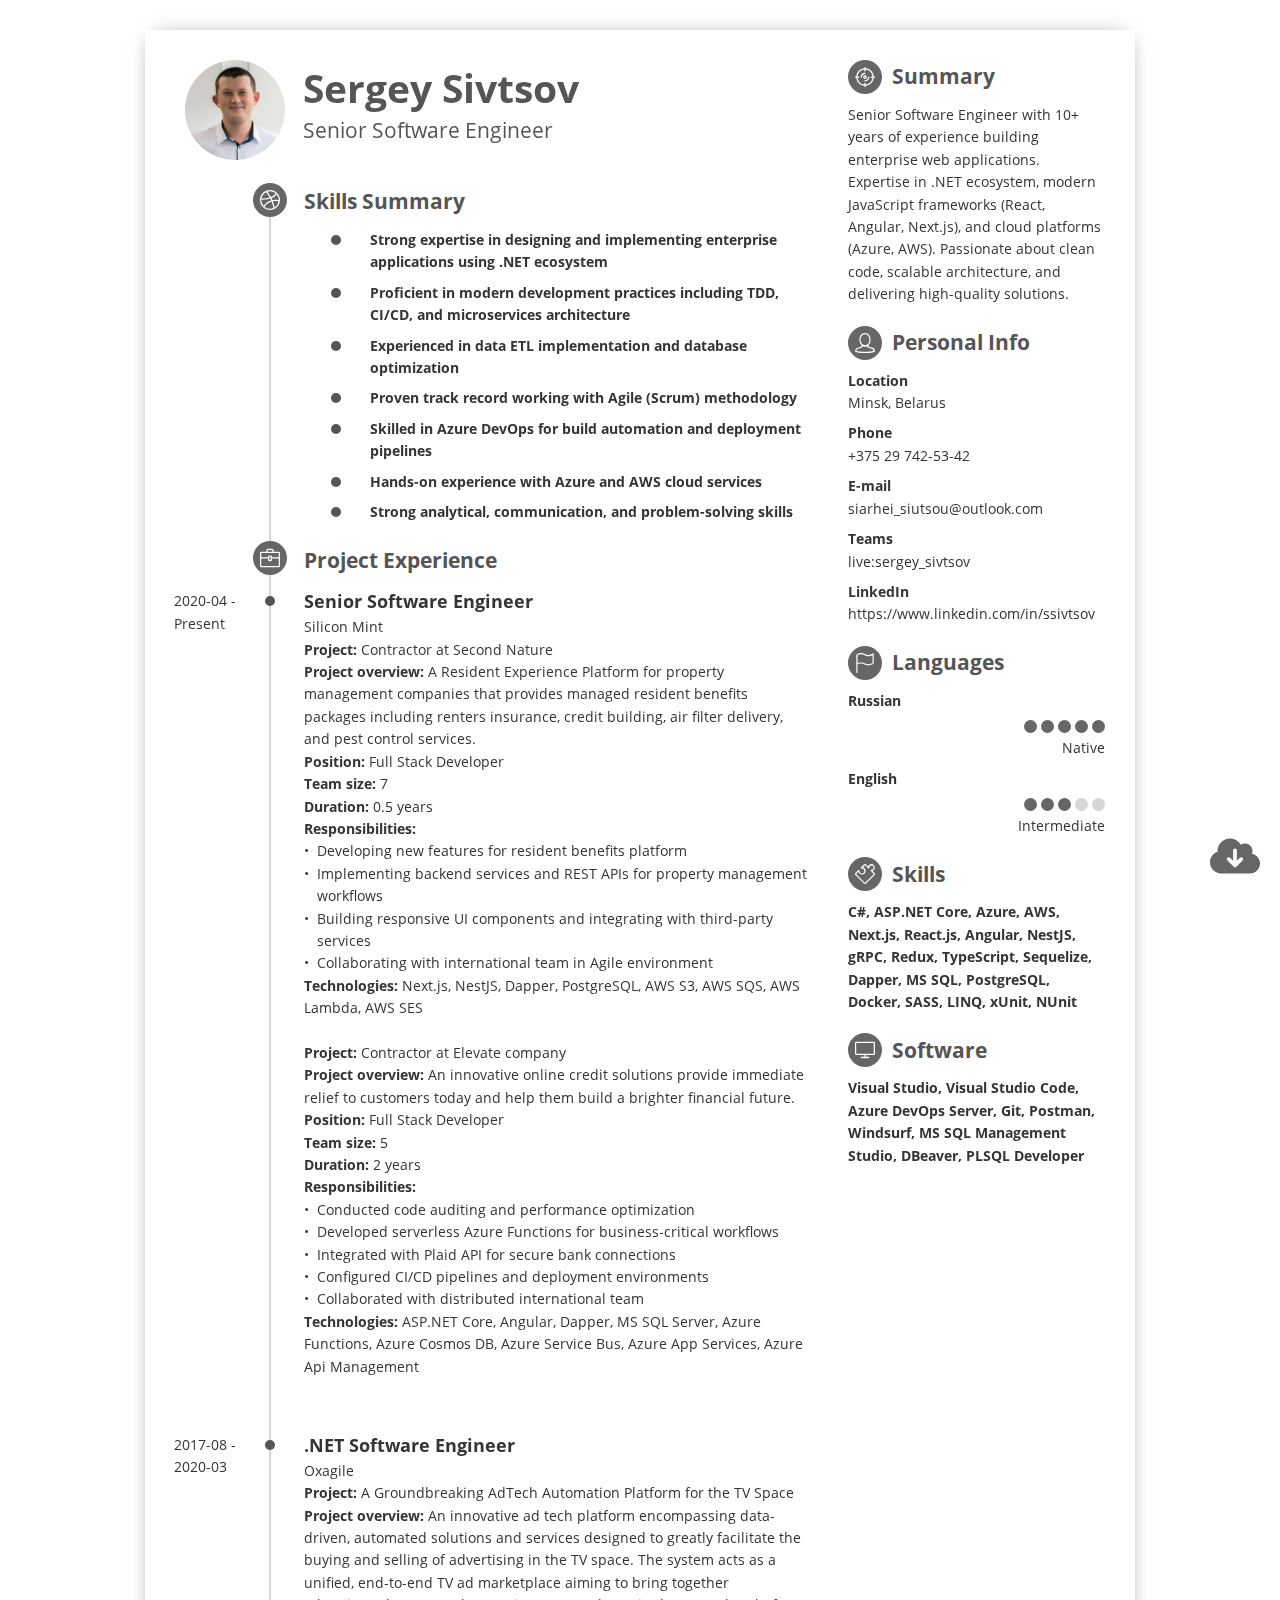
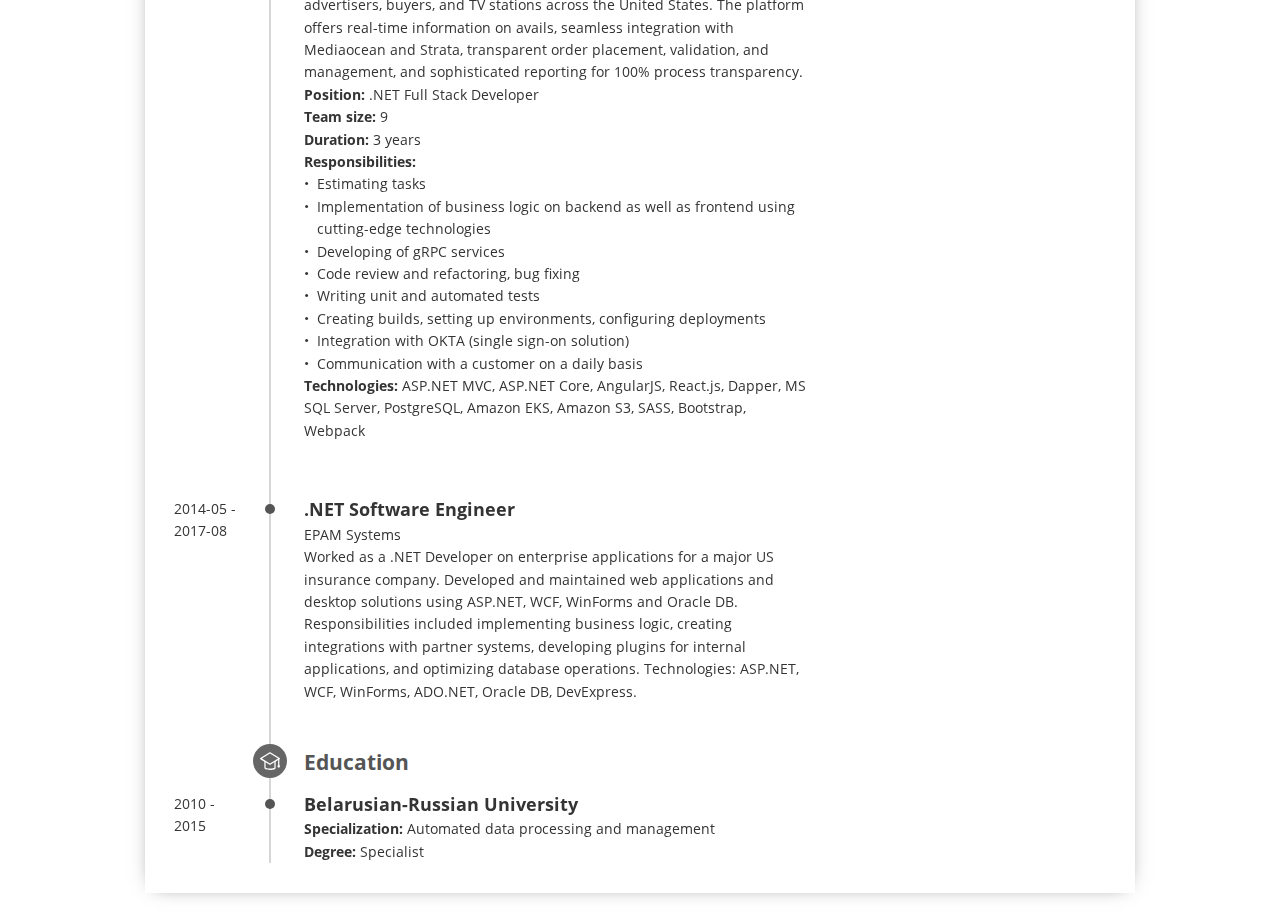
<file: index.html>
<!DOCTYPE html>
<html lang="en" data-beasties-container>
  <head>
    <meta charset="utf-8">
    <title></title>
    <base href="/">
    <meta name="viewport" content="width=device-width, initial-scale=1">
    <link rel="icon" type="image/x-icon" href="favicon.ico">

    <script async src="https://www.googletagmanager.com/gtag/js?id=G-LT0FR8HQNE"></script>
    <script>
      window.dataLayer = window.dataLayer || [];
      function gtag() {
        dataLayer.push(arguments);
      }
      gtag("js", new Date());
      gtag("config", "G-LT0FR8HQNE");
    </script>
  <style>html{font-family:sans-serif;-ms-text-size-adjust:100%;-webkit-text-size-adjust:100%}body{margin:0}*{box-sizing:border-box}html{font-size:10px;font-family:Arimo,sans-serif}body{font-size:0;background-color:silver}body{background-color:transparent}@media print{*,*:before,*:after{background:transparent!important;color:#fff!important;box-shadow:none!important;text-shadow:none!important}}</style><link rel="stylesheet" href="styles-B3AIEQNV.css" media="print" onload="this.media='all'"><noscript><link rel="stylesheet" href="styles-B3AIEQNV.css"></noscript></head>
  <body>
    <app-root></app-root>
  <link rel="modulepreload" href="chunk-K6QKRDVX.js"><link rel="modulepreload" href="chunk-FK6H3RFT.js"><link rel="modulepreload" href="chunk-EQDQRRRY.js"><script src="polyfills-5FDKUQTZ.js" type="module"></script><script src="main-JFRNB4XW.js" type="module"></script></body>
</html>
</file>
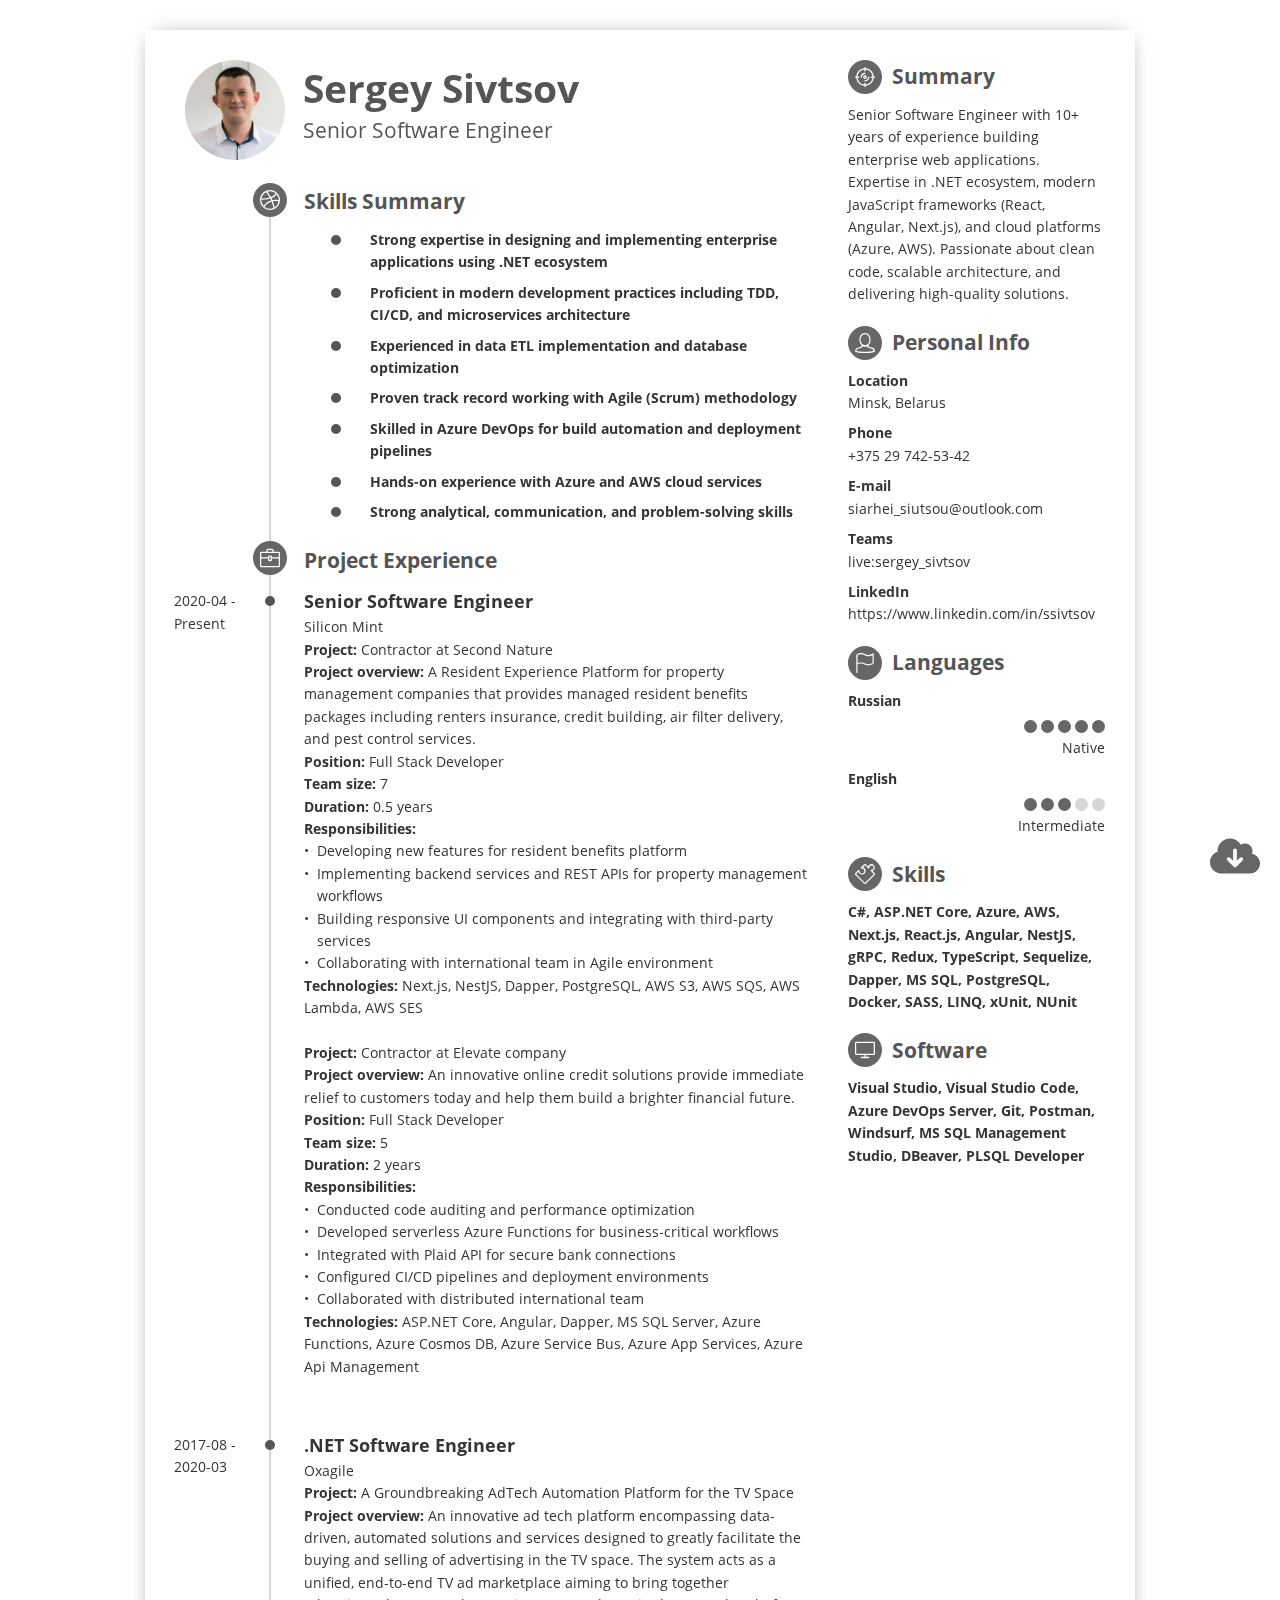
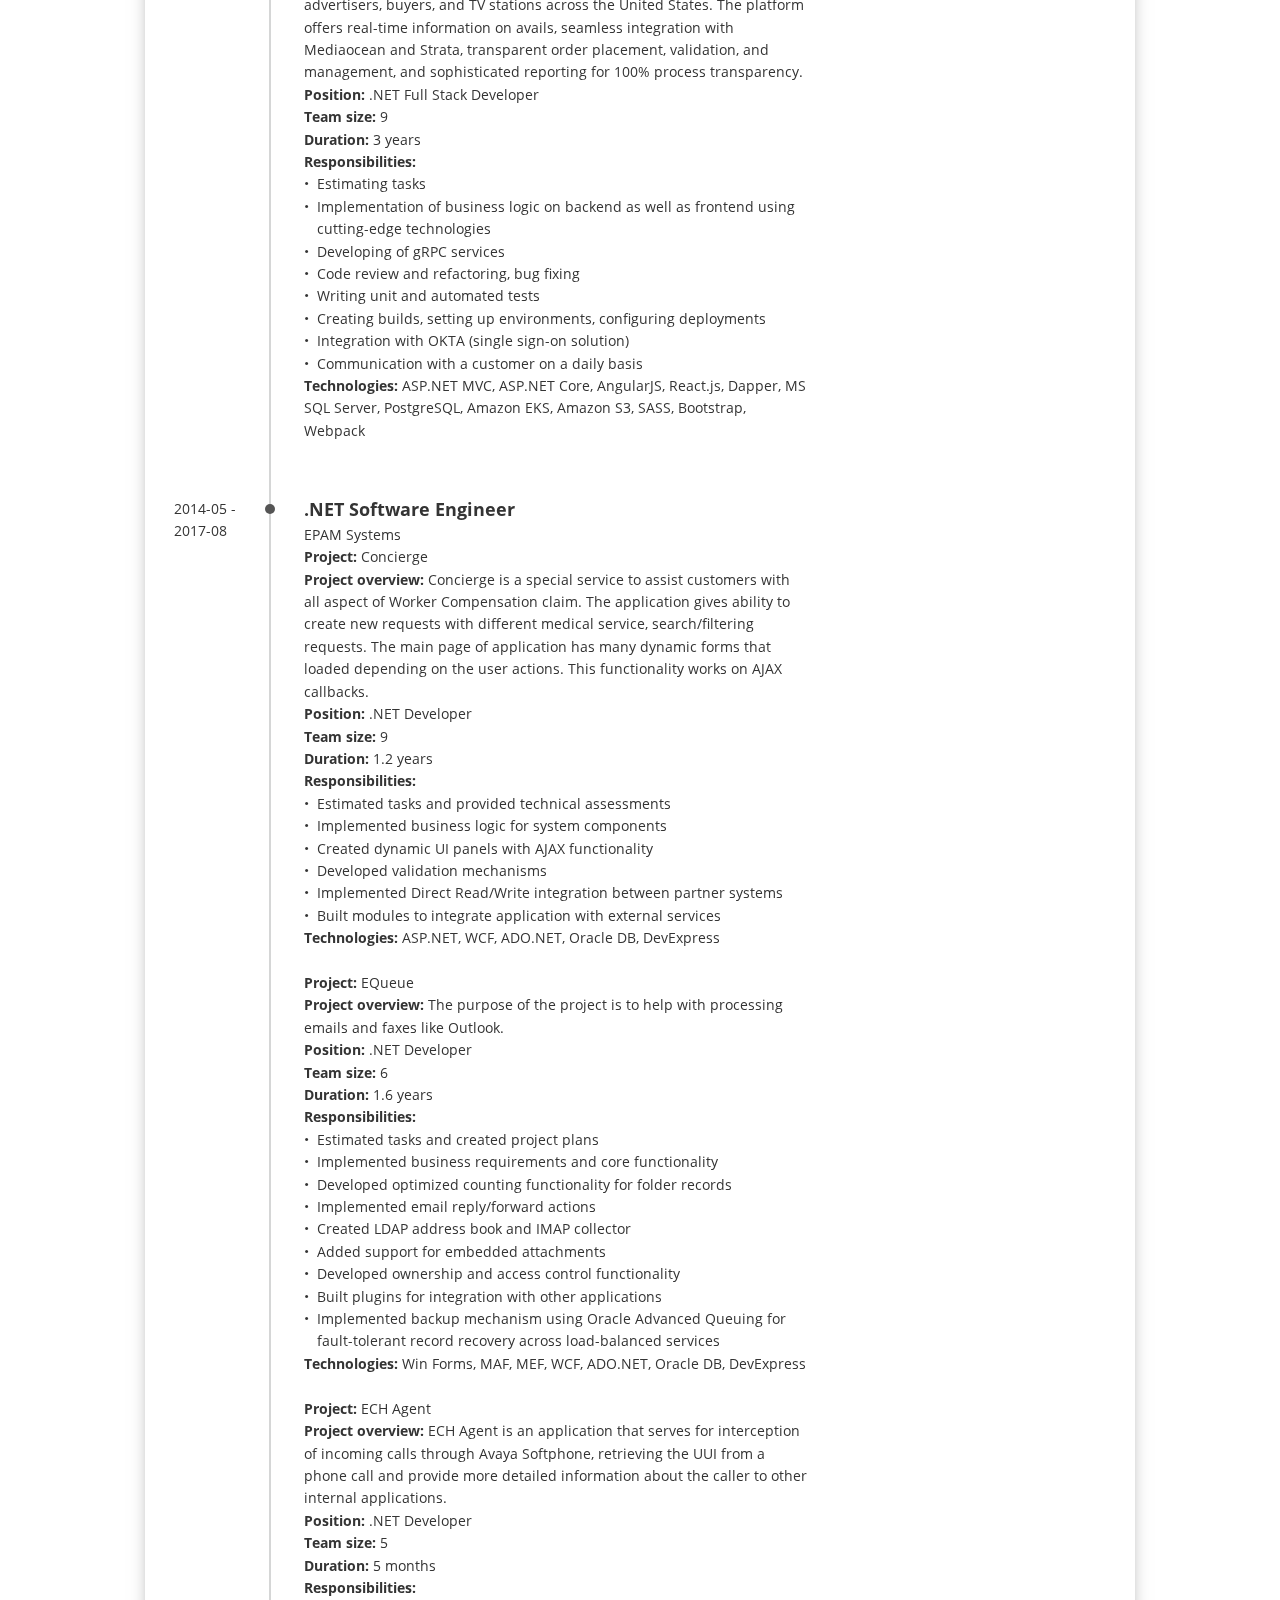
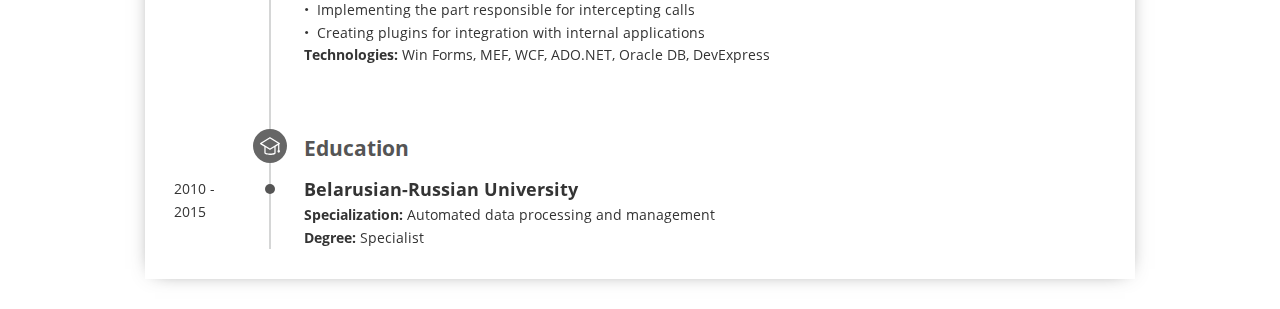
<file: browser/index.html>
<!DOCTYPE html>
<html lang="en" data-beasties-container>
  <head>
    <meta charset="utf-8">
    <title></title>
    <base href="/">
    <meta name="viewport" content="width=device-width, initial-scale=1">
    <link rel="icon" type="image/x-icon" href="favicon.ico">

    <script async src="https://www.googletagmanager.com/gtag/js?id=G-LT0FR8HQNE"></script>
    <script>
      window.dataLayer = window.dataLayer || [];
      function gtag() {
        dataLayer.push(arguments);
      }
      gtag("js", new Date());
      gtag("config", "G-LT0FR8HQNE");
    </script>
  <style>html{font-family:sans-serif;-ms-text-size-adjust:100%;-webkit-text-size-adjust:100%}body{margin:0}*{box-sizing:border-box}html{font-size:10px;font-family:Arimo,sans-serif}body{font-size:0;background-color:silver}body{background-color:transparent}@media print{*,*:before,*:after{background:transparent!important;color:#fff!important;box-shadow:none!important;text-shadow:none!important}}</style><link rel="stylesheet" href="styles-B3AIEQNV.css" media="print" onload="this.media='all'"><noscript><link rel="stylesheet" href="styles-B3AIEQNV.css"></noscript></head>
  <body>
    <app-root></app-root>
  <link rel="modulepreload" href="chunk-K6QKRDVX.js"><link rel="modulepreload" href="chunk-FK6H3RFT.js"><link rel="modulepreload" href="chunk-EQDQRRRY.js"><script src="polyfills-5FDKUQTZ.js" type="module"></script><script src="main-J2735CT3.js" type="module"></script></body>
</html>
</file>
<file: styles-B3AIEQNV.css>
html{font-family:sans-serif;-ms-text-size-adjust:100%;-webkit-text-size-adjust:100%}body{margin:0}article,aside,details,figcaption,figure,footer,header,main,menu,nav,section,summary{display:block}audio,canvas,progress,video{display:inline-block}audio:not([controls]){display:none;height:0}progress{vertical-align:baseline}template,[hidden]{display:none}a{background-color:transparent;-webkit-text-decoration-skip:objects}a:active,a:hover{outline-width:0}abbr[title]{border-bottom:none;text-decoration:underline;text-decoration:underline dotted}b,strong{font-weight:inherit}b,strong{font-weight:700}dfn{font-style:italic}h1{font-size:2em;margin:.67em 0}mark{background-color:#ff0;color:#000}small{font-size:80%}sub,sup{font-size:75%;line-height:0;position:relative;vertical-align:baseline}sub{bottom:-.25em}sup{top:-.5em}img{border-style:none}svg:not(:root){overflow:hidden}code,kbd,pre,samp{font-family:monospace,monospace;font-size:1em}figure{margin:1em 40px}hr{box-sizing:content-box;height:0;overflow:visible}button,input,select,textarea{font:inherit;margin:0}optgroup{font-weight:700}button,input{overflow:visible}button,select{text-transform:none}button,html [type=button],[type=reset],[type=submit]{-webkit-appearance:button}button::-moz-focus-inner,[type=button]::-moz-focus-inner,[type=reset]::-moz-focus-inner,[type=submit]::-moz-focus-inner{border-style:none;padding:0}button:-moz-focusring,[type=button]:-moz-focusring,[type=reset]:-moz-focusring,[type=submit]:-moz-focusring{outline:1px dotted ButtonText}fieldset{border:1px solid #c0c0c0;margin:0 2px;padding:.35em .625em .75em}legend{box-sizing:border-box;color:inherit;display:table;max-width:100%;padding:0;white-space:normal}textarea{overflow:auto}[type=checkbox],[type=radio]{box-sizing:border-box;padding:0}[type=number]::-webkit-inner-spin-button,[type=number]::-webkit-outer-spin-button{height:auto}[type=search]{-webkit-appearance:textfield;outline-offset:-2px}[type=search]::-webkit-search-cancel-button,[type=search]::-webkit-search-decoration{-webkit-appearance:none}::-webkit-input-placeholder{color:inherit;opacity:.54}::-webkit-file-upload-button{-webkit-appearance:button;font:inherit}h1,h2,h3,h4,h5,h6{font-weight:700}.dCol.colorSecTitBrdLightSilver3 h3,.dCol.colorSecLineLightSilver3.colSpecialLineOn .section{border-color:#d5d6d6}.dCol.colorRatOffLightSilver3 .rating div{background-color:#d5d6d6}.dCol.colorTxtMediumBlack3{color:#343434}.dCol.colorTxtMediumBlack3 a,.dCol.colorTxtMediumBlack3 a:active,.dCol.colorTxtMediumBlack3 a:hover,.dCol.colorTxtMediumBlack3 a:link,.dCol.colorTxtMediumBlack3 a:visited{color:#343434;text-decoration:none}.dCol.colorEntTitMediumBlack3 h4,.dCol.colorEntSubMediumBlack3 h5,.dCol.colorEntSubMediumBlack3 h6,.dCol.colorEntBoldMediumBlack3 .text.desc b,.dCol.colorDateMediumBlack3 .dates{color:#343434}.dCol.colorNameDarkGrey2 h1,.dCol.colorPositionDarkGrey2 h2,.dCol.colorSecTitDarkGrey2 h3{color:#555}.dCol.colorSecPointDarkGrey2.colSpecialLineOn .section:not(.secSpecialLineOff) .entry .pointer{background-color:#555}.dCol.colorIcoBgDarkGrey3 .secType1Acc,.dCol.colorIcoBgDarkGrey3.secAccIcoCircle .section h3.title span.ico{background-color:#666}.dCol.colorRatOnDarkGrey3 .rating.rating3 div:nth-child(-n+3){background-color:#666!important}.dCol.colorRatOnDarkGrey3 .rating.rating5 div{background-color:#666!important}.dCol.colorRatAddDarkGrey3 .rating div{border-color:#666}.dCol.colorSecTitBgWhite3 h3{background-color:#fff}.dCol.colorIcoWhite3 .secType1Acc{color:#fff}.dCol.colorBgWhite3{background-color:#fff}.dCol.colorBgWhite3.colSpecialLineOn .section:not(.secSpecialLineOff).secSpecialLineFirst:before{background-color:#fff}.dCol.colorIcoWhite3[class*=secAccIco] .section h3.title span.ico,.dCol.colorIcoWhite3 .sectionType2 .entryContainer .entry .ico{background-position:0 -200%}.dCol[class*=colorIco] .section.sectionSummary h3.title span.ico{background-image:url("data:image/svg+xml;charset=utf8,%3Csvg xmlns%3D%22http://www.w3.org/2000/svg%22 xmlns:xlink%3D%22http://www.w3.org/1999/xlink%22 width%3D%2232%22 height%3D%22128%22 viewbox%3D%220 0 32 128%22%3E%3Cdefs%3E%3Cg id%3D%22icoSummary%22%3E%3Cpath d%3D%22M31 15h-1.051C29.457 8.079 23.922 2.543 17 2.05V1a1 1 0 0 0-2 0v1.05C8.078 2.545 2.543 8.08 2.051 15H1a1 1 0 0 0 0 2h1.051C2.543 23.921 8.078 29.456 15 29.949V31a1 1 0 0 0 2 0v-1.05c6.922-.494 12.457-6.029 12.949-12.95H31a1 1 0 1 0 0-2zm-5 2h1.949c-.483 5.819-5.13 10.466-10.949 10.949V26a1 1 0 0 0-2 0v1.949C9.181 27.466 4.534 22.819 4.051 17H6a1 1 0 0 0 0-2H4.051C4.534 9.181 9.181 4.534 15 4.051V6a1 1 0 0 0 2 0V4.051c5.819.483 10.466 5.13 10.949 10.949H26a1 1 0 0 0 0 2z%22%2F%3E%3Cpath d%3D%22M19 16c0-1.654-1.346-3-3-3-1.655 0-3 1.346-3 3s1.345 3 3 3 3-1.346 3-3zm-4 0c0-.551.449-1 1-1 .551 0 1 .449 1 1 0 .551-.449 1-1 1-.551 0-1-.449-1-1z%22%2F%3E%3Cpath d%3D%22M17 10a1 1 0 0 0-1-1c-3.86 0-7 3.14-7 7a1 1 0 0 0 2 0c0-2.757 2.243-5 5-5a1 1 0 0 0 1-1zM22 15a1 1 0 0 0-1 1c0 2.757-2.244 5-5 5a1 1 0 1 0 0 2c3.86 0 7-3.14 7-7a1 1 0 0 0-1-1z%22/%3E%3C/g%3E%3C/defs%3E%3Cuse x%3D%220%22 y%3D%220%22 style%3D%22fill:%23000%22 xlink:href%3D%22%23icoSummary%22 /%3E%3Cuse x%3D%220%22 y%3D%2264%22 style%3D%22fill:%23fff%22 xlink:href%3D%22%23icoSummary%22 /%3E%3C/svg%3E")}.dCol[class*=colorIco] .section.sectionEducation h3.title span.ico{background-image:url("data:image/svg+xml;charset=utf8,%3Csvg xmlns%3D%22http://www.w3.org/2000/svg%22 xmlns:xlink%3D%22http://www.w3.org/1999/xlink%22 width%3D%2232%22 height%3D%22128%22 viewbox%3D%220 0 32 128%22%3E%3Cdefs%3E%3Cg id%3D%22icoEducation%22%3E%3Cpath d%3D%22M30.96 22.58v-9.217l.503-.303c.327-.194.533-.58.537-1 .004-.421-.196-.81-.518-1.014L16.44 1.848a.893.893 0 0 0-.967.004l-14.96 9.21c-.318.202-.515.587-.513 1.005.002.417.203.8.525.998l6.573 3.999a1.256 1.256 0 0 0-.133.56v9.669c0 .325.122.637.335.853.217.22 2.294 2.146 8.646 2.146 6.33 0 8.463-1.82 8.686-2.028a1.21 1.21 0 0 0 .367-.884v-9.917c0-.16-.03-.313-.082-.452l4.044-2.441v8.016c-.593.396-.995 1.124-.995 1.965 0 1.262.895 2.285 2 2.285 1.104 0 1.999-1.023 1.999-2.285 0-.845-.407-1.576-1.005-1.97zM23 26.725c-.787.432-2.866 1.282-7.054 1.282-4.214 0-6.246-.905-6.982-1.34v-8.468l6.493 3.95a.892.892 0 0 0 .937.006L23 18.17v8.556zm-7.06-6.876L3.08 12.045l12.881-7.89 12.922 7.868L15.94 19.85z%22/%3E%3C/g%3E%3C/defs%3E%3Cuse x%3D%220%22 y%3D%220%22 style%3D%22fill:%23000%22 xlink:href%3D%22%23icoEducation%22 /%3E%3Cuse x%3D%220%22 y%3D%2264%22 style%3D%22fill:%23fff%22 xlink:href%3D%22%23icoEducation%22 /%3E%3C/svg%3E")}.dCol[class*=colorIco] .section.sectionExperience h3.title span.ico{background-image:url("data:image/svg+xml;charset=utf8,%3Csvg xmlns%3D%22http://www.w3.org/2000/svg%22 xmlns:xlink%3D%22http://www.w3.org/1999/xlink%22 width%3D%2232%22 height%3D%22128%22 viewbox%3D%220 0 32 128%22%3E%3Cdefs%3E%3Cg id%3D%22icoExperience%22%3E%3Cpath d%3D%22M30 5.983h-7.987V4.045c0-1.655-1.345-3-3-3h-6.015c-1.655 0-3 1.345-3 3v1.938H2.001C.9 5.983 0 6.883 0 7.982V28.953c0 1.1.9 2.001 2 2.001h28c1.099 0 2-.9 2-2V7.981a2.008 2.008 0 0 0-2-1.999zM12 4.045c0-.551.447-1 1-1h6.011c.55 0 1 .447 1 1v1.938H12V4.045zM2 7.982h28v7.008H18.986v-1.025c0-1.101-.897-2-1.998-2h-1.993c-1.101 0-2 .897-2 2v1.025H2V7.982zm14.989 11.02h-1.993v-5.037h1.993v5.037zM2 28.951V16.988h10.997V19c0 1.102.897 2 2 2h1.99a2.002 2.002 0 0 0 2-2v-2.01h11.011v11.963H2.001z%22/%3E%3C/g%3E%3C/defs%3E%3Cuse x%3D%220%22 y%3D%220%22 style%3D%22fill:%23000%22 xlink:href%3D%22%23icoExperience%22 /%3E%3Cuse x%3D%220%22 y%3D%2264%22 style%3D%22fill:%23fff%22 xlink:href%3D%22%23icoExperience%22 /%3E%3C/svg%3E")}.dCol[class*=colorIco] .section.sectionInterests h3.title span.ico{background-image:url("data:image/svg+xml;charset=utf8,%3Csvg xmlns%3D%22http://www.w3.org/2000/svg%22 xmlns:xlink%3D%22http://www.w3.org/1999/xlink%22 width%3D%2232%22 height%3D%22128%22 viewbox%3D%220 0 32 128%22%3E%3Cdefs%3E%3Cg id%3D%22icoInterests%22%3E%3Cpath d%3D%22M16 0c-2.185 0-4.267.441-6.165 1.237a1.01 1.01 0 0 0-.194.085C3.974 3.785 0 9.437 0 16c0 8.823 7.178 16 16 16 8.823 0 16-7.177 16-16 0-8.822-7.177-16-16-16zm13.999 16c0 .112-.006.223-.009.334-1.532-.406-5.42-1.17-10.217-.116a48.942 48.942 0 0 0-1.415-2.965l-.131-.248c5.131-1.981 7.313-4.649 8.215-6.315A13.944 13.944 0 0 1 30 16zM24.927 5.227c-.466 1.1-2.159 3.94-7.651 6-2.467-4.51-4.385-7.212-5.459-8.587A13.948 13.948 0 0 1 16 2c3.391 0 6.503 1.213 8.928 3.226zM9.874 3.416c.85 1.04 2.825 3.66 5.474 8.456-6.253 1.885-11.332 1.659-13.095 1.495.838-4.383 3.723-8.046 7.62-9.951zM2 16c0-.216.006-.43.016-.643.602.06 1.537.128 2.761.128 2.717 0 6.808-.337 11.538-1.819l.267.51c.452.868.86 1.725 1.232 2.565a23.32 23.32 0 0 0-2.623 1c-5.71 2.586-8.385 6.275-9.337 7.89A13.945 13.945 0 0 1 2 16zm5.373 11.013c.508-.962 2.833-4.818 8.643-7.449a20.841 20.841 0 0 1 2.576-.967c1.9 4.825 2.558 8.804 2.757 10.337A13.92 13.92 0 0 1 16 29.999a13.923 13.923 0 0 1-8.626-2.986zm15.867.963c-.288-1.925-1.005-5.545-2.688-9.869 4.642-.924 8.316-.018 9.243.253a14.031 14.031 0 0 1-6.554 9.617z%22/%3E%3C/g%3E%3C/defs%3E%3Cuse x%3D%220%22 y%3D%220%22 style%3D%22fill:%23000%22 xlink:href%3D%22%23icoInterests%22 /%3E%3Cuse x%3D%220%22 y%3D%2264%22 style%3D%22fill:%23fff%22 xlink:href%3D%22%23icoInterests%22 /%3E%3C/svg%3E")}.dCol[class*=colorIco] .section.sectionLanguages h3.title span.ico{background-image:url("data:image/svg+xml;charset=utf8,%3Csvg xmlns%3D%22http://www.w3.org/2000/svg%22 xmlns:xlink%3D%22http://www.w3.org/1999/xlink%22 width%3D%2232%22 height%3D%22128%22 viewbox%3D%220 0 32 128%22%3E%3Cdefs%3E%3Cg id%3D%22icoLanguages%22%3E%3Cpath d%3D%22M21.101 3.014C16.231 3.014 14.841 0 8.58 0 4.638 0 2.087 3.246 2.087 3.246v27.826c0 .464.464.928.928.928.463 0 .927-.464.927-.928V18.32c1.16-.696 2.55-1.391 4.406-1.391 6.26 0 8.116 3.014 12.985 3.014 4.87 0 8.58-3.014 8.58-3.014V0s-3.71 3.014-8.812 3.014zM27.826 16c-1.16.696-3.478 2.087-6.493 2.087-1.855 0-3.246-.464-4.87-1.16-2.086-.927-4.405-1.855-8.115-1.855-1.623 0-3.015.232-4.174.928V3.942c.696-.696 2.319-1.855 4.638-1.855 3.014 0 4.637.696 6.26 1.391 1.624.696 3.479 1.623 6.261 1.623 2.551 0 4.87-.695 6.725-1.623V16z%22/%3E%3C/g%3E%3C/defs%3E%3Cuse x%3D%220%22 y%3D%220%22 style%3D%22fill:%23000%22 xlink:href%3D%22%23icoLanguages%22 /%3E%3Cuse x%3D%220%22 y%3D%2264%22 style%3D%22fill:%23fff%22 xlink:href%3D%22%23icoLanguages%22 /%3E%3C/svg%3E")}.dCol[class*=colorIco] .section.sectionPersonal h3.title span.ico{background-image:url("data:image/svg+xml;charset=utf8,%3Csvg xmlns%3D%22http://www.w3.org/2000/svg%22 xmlns:xlink%3D%22http://www.w3.org/1999/xlink%22 width%3D%2232%22 height%3D%22128%22 viewbox%3D%220 0 32 128%22%3E%3Cdefs%3E%3Cg id%3D%22icoPersonal%22%3E%3Cpath d%3D%22M31.85 27.626c-1.38-3.684-3.906-4.604-5.973-4.835-1.608-.23-3.216-.92-3.905-1.38v-2.533c1.838-2.302 2.986-5.295 2.986-7.828C24.958 4.835 21.972 0 16 0c-5.972 0-8.958 5.065-8.958 11.05 0 2.763 1.148 5.756 2.986 7.828v2.762c-.69.46-2.297.921-3.905 1.382-2.067.23-4.364 1.15-5.972 4.834-.23.46-.23 1.151.23 1.612C1.759 31.54 9.798 32 16 32c6.432 0 14.241-.46 15.62-2.532.459-.46.459-1.151.23-1.842zM16 1.842c4.594 0 7.152 4.394 7.152 9.228-.28 4.546-2.666 8.112-7.232 8.456-4.449-.462-6.926-4.804-7.04-8.573 0-4.604 2.526-9.111 7.12-9.111zm0 28.086c-12.174 0-14.012-1.611-14.012-1.611 1.149-2.993 2.757-3.454 4.365-3.684 1.837-.23 3.675-.92 4.594-1.381l.918-.46v-2.073c1.149.921 2.527 1.382 4.135 1.382 1.378 0 2.756-.46 3.905-1.382v2.072l.919.46c.918.461 2.756 1.152 4.594 1.382 1.607.23 3.215.69 4.364 3.684.23 0-1.608 1.611-13.782 1.611z%22/%3E%3C/g%3E%3C/defs%3E%3Cuse x%3D%220%22 y%3D%220%22 style%3D%22fill:%23000%22 xlink:href%3D%22%23icoPersonal%22 /%3E%3Cuse x%3D%220%22 y%3D%2264%22 style%3D%22fill:%23fff%22 xlink:href%3D%22%23icoPersonal%22 /%3E%3C/svg%3E")}.dCol[class*=colorIco] .section.sectionSkills h3.title span.ico{background-image:url("data:image/svg+xml;charset=utf8,%3Csvg xmlns%3D%22http://www.w3.org/2000/svg%22 xmlns:xlink%3D%22http://www.w3.org/1999/xlink%22 width%3D%2232%22 height%3D%22128%22 viewbox%3D%220 0 32 128%22%3E%3Cdefs%3E%3Cg id%3D%22icoSkills%22%3E%3Cpath d%3D%22M31.36 14.293l-3.413-3.413c2.133-.64 3.84-2.773 3.84-5.333C31.787 2.56 29.227 0 26.24 0c-2.347 0-4.48 1.707-5.333 3.84l-3.2-3.2c-.854-.853-2.56-.853-3.414 0L9.6 5.333c-.213.427-.213.854-.213 1.28.213.427.64.64 1.066.427h.64c2.134 0 3.84 1.707 3.84 4.053 0 2.134-1.493 4.054-3.84 4.054-2.133 0-4.053-1.92-4.053-4.054v-.64a1.63 1.63 0 0 0-.427-1.066c-.213-.427-.64-.427-.853 0L.64 14.293c-.853.854-.853 2.347 0 3.414L14.293 31.36c.427.427 1.067.64 1.707.64.64 0 1.28-.213 1.707-.64L31.36 17.707c.853-.854.853-2.56 0-3.414zm-1.493 1.92L16.213 29.867c-.213.213-.426.213-.64 0L2.133 16.213c-.213 0-.213-.426 0-.426l3.414-3.414a5.953 5.953 0 0 0 5.76 4.48c3.2 0 5.76-2.56 5.76-5.973 0-2.773-1.707-5.12-4.267-5.76l2.987-2.987c.213-.213.426-.213.64 0l4.906 4.907c.214.213.854.427 1.067.213.427-.213.64-.64.64-1.066v-.214-.213c0-1.92 1.493-3.413 3.413-3.413 1.92 0 3.414 1.493 3.414 3.413 0 1.92-1.494 3.413-3.414 3.413h-.426c-.427 0-.854.214-1.067.64-.213.427-.213.854.213 1.067l4.694 4.907c.213 0 .213.426 0 .426z%22/%3E%3C/g%3E%3C/defs%3E%3Cuse x%3D%220%22 y%3D%220%22 style%3D%22fill:%23000%22 xlink:href%3D%22%23icoSkills%22 /%3E%3Cuse x%3D%220%22 y%3D%2264%22 style%3D%22fill:%23fff%22 xlink:href%3D%22%23icoSkills%22 /%3E%3C/svg%3E")}.dCol[class*=colorIco] .section.sectionSoftware h3.title span.ico{background-image:url("data:image/svg+xml;charset=utf8,%3Csvg xmlns%3D%22http://www.w3.org/2000/svg%22 xmlns:xlink%3D%22http://www.w3.org/1999/xlink%22 width%3D%2232%22 height%3D%22128%22 viewbox%3D%220 0 32 128%22%3E%3Cdefs%3E%3Cg id%3D%22icoSoftware%22%3E%3Cpath d%3D%22M30.08 2.986H1.92C.853 2.986 0 3.84 0 4.906v17.067c0 1.067.853 1.92 1.92 1.92h13.013v2.987h-4.906c-.64 0-1.067.426-1.067 1.066 0 .64.427 1.067 1.067 1.067h11.946c.64 0 1.067-.427 1.067-1.067 0-.64-.427-1.066-1.067-1.066h-4.906v-2.987H30.08c1.067 0 1.92-.853 1.92-1.92V4.906c0-1.066-.853-1.92-1.92-1.92zm0 18.987H1.92V4.906h27.947v17.067z%22/%3E%3C/g%3E%3C/defs%3E%3Cuse x%3D%220%22 y%3D%220%22 style%3D%22fill:%23000%22 xlink:href%3D%22%23icoSoftware%22 /%3E%3Cuse x%3D%220%22 y%3D%2264%22 style%3D%22fill:%23fff%22 xlink:href%3D%22%23icoSoftware%22 /%3E%3C/svg%3E")}.page{word-wrap:break-word;overflow-wrap:break-word;word-break:break-word}.page h1,.page h2,.page h3,.page h4,.page h5,.page h6{font-weight:400}.page.fFamilyTxtOpenSans{font-family:Open Sans}.page.lineHeight-1 .section .text,.page.lineHeight-1 .section .personalText,.page.lineHeight-1 .section .dates,.page.lineHeight-1 .section h4,.page.lineHeight-1 .section h5,.page.lineHeight-1 .section h6{line-height:1.6em}.page .section .text,.page .section .personalText,.page .section .dates,.page .section h4,.page .section h5,.page .section h6{line-height:1.7em}.page.lineHeight-1 .section h3{line-height:1.4em}.page .section h3{line-height:1.5em}.page.lineHeight-1 .section h1,.page.lineHeight-1 .section h2{line-height:1.15em}.page .section h1,.page .section h2{line-height:1.2em}.page.fSizeH1-1 h1{font-size:3.9rem!important}.page.fSizeH2-1 h2{font-size:2.1rem!important}.page.fSizeH3-1 .section h3{font-size:2.1rem}.page .section h3{font-size:2.2rem}.page.fSizeH4-1 .section h4:not(.personalTitle){font-size:1.4rem}.page.fSizeH4-1 .section h4:not(.personalTitle)+.rating{font-size:1.4rem}.page .section h4:not(.personalTitle){font-size:1.5rem}.page .section h4:not(.personalTitle)+.rating{font-size:1.5rem}.page.fSizeH5-1 .section h5{font-size:1.8rem}.page .section h5{font-size:1.9rem}.page.fSizeH6-1 .section h6{font-size:1.4rem}.page .section h6{font-size:1.5rem}.page.fSizeText-1 .section .text{font-size:1.4rem}.page .section .text{font-size:1.5rem}.page.fSizeDate-1 .dates{font-size:1.4rem}.page .dates{font-size:1.5rem}.page.fSizeSkillDesc-1 .descRating{font-size:1.4rem}.page .descRating{font-size:1.5rem}.page.fSizePersonalTitle-1 .section h4.personalTitle{font-size:1.4rem}.page .section h4.personalTitle{font-size:1.5rem}.page.fSizePersonalText-1 .section .personalText{font-size:1.4rem}.page .section .personalText{font-size:1.5rem}.page.fStyleH1Bold h1 .firstname,.page.fStyleH3Bold h3{font-weight:700;font-style:normal}.page.fStyleH4Bold h4:not(.personalTitle){font-weight:700;font-style:normal}.page.fStyleH5Bold h5,.page.fStylePersonalTitleBold h4.personalTitle{font-weight:700;font-style:normal}.page .dRow .dCol{-webkit-transform-style:preserve-3d;-webkit-transform:rotateZ(0deg)}.page.fSizeText-1 .dRow .dCol .section .entry .desc ul li,.page ul li{padding-left:13px!important}.page.pagePaddingTop30 .dRow.firstRow .dCol{padding-top:3rem}.page.pagePaddingRight30 .dRow .dCol:last-of-type{padding-right:3rem}.page.pagePaddingBottom30 .dRow.lastRow .dCol{padding-bottom:3rem}.page.pagePaddingLeft30 .dRow .dCol:first-of-type{padding-left:3rem}.page.secSpace20 .dRow .dCol .section{padding-top:2rem}.page.secSpace20 .dRow .dCol .section:first-of-type{padding-top:2rem}.page.secSpace20 .dRow .dCol .section:last-of-type{padding-bottom:2rem}.page .dRow .dCol .section:first-of-type{padding-top:0}.page .dRow:first-of-type .dCol .section:first-of-type{padding-top:0}.page .dRow:last-of-type .dCol .section:last-of-type{padding-bottom:0}.page.colSpace20 .dRow .dCol:not(:first-of-type){padding-left:2rem}.page.colSpace20 .dRow .dCol:not(:last-of-type){padding-right:2rem}.page .dRow .dCol .section .entry .pointer{display:none}.sectionType1 h1{font-size:4rem}.sectionType1 h2{font-size:2.2rem}.sectionType1 .secType1Acc{display:none}.sectionType1 .secType1Acc .secType1AccInitials{font-family:Courgette,cursive}.sectionType1 .secType1Container{position:relative;margin-bottom:.5rem}.sectionType1 .secType1Container h1,.sectionType1 .secType1Container h2{margin:0;padding:0}.sectionType1 .secType1Container h1{margin-top:-.4rem}.sectionType1 .secType1Container h2{margin-top:.7rem}.sectionType1.secType1AccCircle .secType1Acc,.sectionType1.secType1AccCircle .secType1Container{display:block;vertical-align:top}.sectionType1.secType1AccCircle .secType1Acc{left:0;width:10rem;height:10rem;position:absolute}.sectionType1.secType1AccCircle .secType1Acc .secType1AccInitials{position:absolute;text-align:right;bottom:1rem;right:2rem;font-size:3.5rem;height:4.4rem;vertical-align:bottom}.sectionType1.secType1AccCircle .secType1Container{padding-top:1rem;padding-left:11.8rem;min-height:10rem}.sectionType1.secType1AccCircle .secType1Acc{border-radius:50%}.sectionType2 .entry .ico{display:none}.sectionType5 .dates,.sectionType5 .content,.sectionType6 .dates,.sectionType6 .content{display:inline-block;vertical-align:top}.sectionType5 .dates,.sectionType6 .dates{width:15%}.sectionType5 .dates span,.sectionType5 .dates span:before,.sectionType5 .dates span:after,.sectionType6 .dates span,.sectionType6 .dates span:before,.sectionType6 .dates span:after{white-space:nowrap}.sectionType5 .content,.sectionType6 .content{width:100%;padding-left:17%}.sectionType5 .dates+.content,.sectionType6 .dates+.content{width:85%;padding-left:2%}.dRow .dCol.dateLayoutColAll .sectionType11 .content{padding-left:13%}.dCol.dateLayoutLine .section .content{display:block;width:100%}.dCol.dateLayoutLine .section .content{padding-left:0}.page .dRow .dCol .section{position:relative}.page .dRow .dCol .section ul li:before{content:"\2022"}.page .dRow .dCol .section p,.page .dRow .dCol .section ul{margin:0;padding:0}.page .dRow .dCol .section .entry{position:relative}.page .dRow .dCol .section .entry+.entry{margin-top:.8rem}.page .dRow .dCol .section .entry .desc ul{list-style:none;counter-reset:li-counter}.page .dRow .dCol .section .entry .desc ul li{position:relative;padding-left:10px}.page .dRow .dCol .section .entry .desc ul li:before{position:absolute;left:0;top:0}.page .dRow .dCol .section .entry .desc ul li:before{content:"\2022"}.page .dRow .dCol .section h3.title{z-index:1;white-space:nowrap}.page .dRow .dCol .section h3.title span.ico,.page .dRow .dCol .section h3.title span.txt{display:inline-block;vertical-align:middle}.page .dRow .dCol .section h3.title span.ico{background-size:100%;background-repeat:repeat-y}.page .dRow .dCol .section h3.title span.txt{white-space:initial}.page .dRow .dCol.secAccIcoCircle .section h3.title span.ico{top:-.2rem;width:3.5rem;height:3.5rem;margin-right:1rem;border:.5rem solid transparent}.page .dRow .dCol.secAccIcoCircle .section h3.title span.ico{border-radius:50%;border-width:.7rem}.page .dRow .dCol.secTitMarginBottom10 .section h3{margin-bottom:1rem}.page.fSizeH3-1 .dCol.secAccIcoCircle .section h3.title span.ico{width:3.4rem;height:3.4rem}.page .dCol .section.sectionType7 .entry{text-align:left}.page .dCol .section.sectionType7 .entry h4.descShort,.page .dCol .section.sectionType7 .entry .rating,.page .dCol .section.sectionType7 .entry .descRating{display:inline-block;vertical-align:top}.page .dCol .section.sectionType7 .entry h4.descShort{box-sizing:content-box;width:50%}.page .dCol .section.sectionType7 .entry .descRating{width:50%;text-align:right}.page .dCol .section.sectionType7 .entry .rating{display:none;box-sizing:content-box;width:50%;min-width:8.5rem;padding:.3rem 0 .6rem}.page .dCol .section.sectionType7 .entry .rating div{display:inline-block;vertical-align:middle}.page .dCol .section.sectionType7.ratingTwoLines .entry h4.descShort,.page .dCol .section.sectionType7.ratingTwoLines .entry .rating,.page .dCol .section.sectionType7.ratingTwoLines .entry .descRating{width:100%!important}.page .dCol .section.sectionType7.ratingCircle .entry .rating{text-align:right}.page .dCol .section.sectionType7.ratingCircle .entry .rating.rating3,.page .dCol .section.sectionType7.ratingCircle .entry .rating.rating5{display:inline-block}.page .dCol .section.sectionType7.ratingCircle .entry .rating div{width:1.3rem;height:1.3rem}.page .dCol .section.sectionType7.ratingCircle .entry .rating div+div{margin-left:.4rem}.page .dCol .section.sectionType7.ratingCircle .entry .descRating{width:100%;padding-top:0;margin-top:-.3rem}.page .dCol .section.sectionType7.ratingCircle .entry .rating div{border-radius:50%}.page .dCol .section.sectionType7 .entry.skillDescOnly .descShort{width:100%!important;display:block}.page .dCol .dates{padding-top:.1rem}.page .dCol .dates span{display:inline-block}.page .dCol.dateLinesDouble .dates span{display:block}.page .dCol.dateSeparatorDash .dates .dateSeparator:before{content:"-"}.page .dCol.dateStickSeparatorFrom .dateSeparator{display:none!important}.page .dCol.dateStickSeparatorFrom.dateSeparatorDash .dateFrom:after{content:" - "}.page .dRow .dCol.colSpecialLineOn .section:not(.secSpecialLineOff){border-left-width:.2rem;border-left-style:solid;padding-left:3.3rem;margin-left:2.4rem}.page .dRow .dCol.colSpecialLineOn .section:not(.secSpecialLineOff) h3.title{margin-right:0;position:relative}.page .dRow .dCol.colSpecialLineOn .section:not(.secSpecialLineOff) .entry .pointer{display:block;width:1rem;height:1rem;position:absolute;top:0;left:-.6rem}.page .dRow .dCol.colSpecialLineOn .section:not(.secSpecialLineOff).secSpecialLineFirst:before{content:"";display:block;width:.2rem;height:2.2rem;position:absolute;top:0;left:-.2rem}.page .dRow .dCol.colSpecialLineOn .section{margin-left:.7rem}.page .dRow .dCol.colSpecialLineOn.secAccIcoCircle .section:not(.secSpecialLineOff) .entry .pointer{border-radius:50%;margin-left:-.1rem}.page.fSizeH3-1 .dCol.colSpecialLineOn.secAccIcoCircle .section:not(.secSpecialLineOff) h3.title{position:relative}.page.fSizeH3-1 .dCol.colSpecialLineOn.secAccIcoCircle .section:not(.secSpecialLineOff) h3.title span.ico,.page.fSizeH3-1 .dCol.colSpecialLineOn.secAccIcoCircle .section:not(.secSpecialLineOff) h3.title span.txt{position:relative;left:-5.1rem}.page .dCol.colSpecialLineOn.secAccIcoCircle .section:not(.secSpecialLineOff) h3.title{position:relative}.page .dCol.colSpecialLineOn.secAccIcoCircle .section:not(.secSpecialLineOff) h3.title span.ico,.page .dCol.colSpecialLineOn.secAccIcoCircle .section:not(.secSpecialLineOff) h3.title span.txt{position:relative;left:-5.2rem}.page.fSizeH3-1 .dCol.colSpecialLineOn.secAccIcoCircle .section:not(.secSpecialLineOff) h3.title span.ico{margin-right:1.7rem}.page .dCol.colSpecialLineOn.secAccIcoCircle .section:not(.secSpecialLineOff) h3.title span.ico{margin-right:1.6rem}.dCol.colSpecialBorderPrimoOn{position:relative;padding-left:10rem!important}.dCol.colSpecialBorderPrimoOn .section{margin-left:.7rem}.dCol.colSpecialBorderPrimoOn .section.sectionBasic{left:-6.7rem}.dCol.colSpecialBorderPrimoOn .section .dates{position:absolute;left:-17rem;width:7rem;z-index:1}.dCol.colSpecialBorderPrimoOn .section .content{padding-left:0;width:auto;display:block}.dCol.colSpecialBorderPrimoOn.colSpecialLineOn .section .dates{left:-13rem}@media print{#creatorContent{padding:0!important}#creatorContent .page{margin:0!important}.dCol:before{display:none!important}}#creatorContent.online{margin:30px auto;width:99rem;min-height:100%;display:block;box-shadow:0 0 20px -10px #000000b3}@font-face{font-family:FontAwesome;src:url(/fonts/fontawesome-webfont.eot?v=4.7.0);src:url(/fonts/font-awesome-4.7.0/fontawesome-webfont.eot?#iefix&v=4.7.0) format("embedded-opentype"),url(/fonts/font-awesome-4.7.0/fontawesome-webfont.woff2?v=4.7.0) format("woff2"),url(/fonts/font-awesome-4.7.0/fontawesome-webfont.woff?v=4.7.0) format("woff"),url(/fonts/font-awesome-4.7.0/fontawesome-webfont.ttf?v=4.7.0) format("truetype"),url(/fonts/font-awesome-4.7.0/fontawesome-webfont.svg?v=4.7.0#fontawesomeregular) format("svg");font-weight:400;font-style:normal}@font-face{font-family:epic-outlines;src:url(/fonts/epic-outlines/epic-outlines.eot);src:url(/fonts/epic-outlines/epic-outlines.eot?#iefix) format("embedded-opentype"),url(/fonts/epic-outlines/epic-outlines.woff) format("woff"),url(/fonts/epic-outlines/epic-outlines.ttf) format("truetype"),url(/fonts/epic-outlines/epic-outlines.svg#epic-outlines) format("svg");font-weight:400;font-style:normal}*{box-sizing:border-box}html{font-size:10px;font-family:Arimo,sans-serif}body{font-size:0;background-color:silver}h1,h2,h3,h4,h5,h6{margin:0}h6{font-weight:400}#creatorContent{display:inline-block;vertical-align:top}#creatorContent{width:100%;min-height:100%;padding-left:20%}#creatorContent .page,#creatorContent .dRow{width:100%;position:relative}#creatorContent .dCol{display:inline-block;min-height:inherit;vertical-align:top}#creatorContent .page{width:99rem;min-height:140rem}@media screen{#creatorContent .page{margin:0 auto 2.5rem;background-color:#fff;box-shadow:0 .5rem 2.5rem #00000040}#creatorContent .page:first-of-type{margin-top:2rem!important}}@font-face{font-family:Open Sans;font-style:normal;font-weight:300;src:url(/assets/fonts/open-sans/open-sans-v15-latin-ext_cyrillic-ext_vietnamese_greek_greek-ext_cyrillic_latin-300.woff) format("woff")}@font-face{font-family:Open Sans;font-style:italic;font-weight:300;src:url(/assets/fonts/open-sans/open-sans-v15-latin-ext_cyrillic-ext_vietnamese_greek_greek-ext_cyrillic_latin-300italic.woff) format("woff")}@font-face{font-family:Open Sans;font-style:normal;font-weight:400;src:url(/assets/fonts/open-sans/open-sans-v15-latin-ext_cyrillic-ext_vietnamese_greek_greek-ext_cyrillic_latin-regular.woff) format("woff")}@font-face{font-family:Open Sans;font-style:italic;font-weight:400;src:url(/assets/fonts/open-sans/open-sans-v15-latin-ext_cyrillic-ext_vietnamese_greek_greek-ext_cyrillic_latin-italic.woff) format("woff")}@font-face{font-family:Open Sans;font-style:normal;font-weight:600;src:url(/assets/fonts/open-sans/open-sans-v15-latin-ext_cyrillic-ext_vietnamese_greek_greek-ext_cyrillic_latin-600.woff) format("woff")}@font-face{font-family:Open Sans;font-style:italic;font-weight:600;src:url(/assets/fonts/open-sans/open-sans-v15-latin-ext_cyrillic-ext_vietnamese_greek_greek-ext_cyrillic_latin-600italic.woff) format("woff")}@font-face{font-family:Open Sans;font-style:normal;font-weight:700;src:url(/assets/fonts/open-sans/open-sans-v15-latin-ext_cyrillic-ext_vietnamese_greek_greek-ext_cyrillic_latin-700.woff) format("woff")}@font-face{font-family:Open Sans;font-style:italic;font-weight:700;src:url(/assets/fonts/open-sans/open-sans-v15-latin-ext_cyrillic-ext_vietnamese_greek_greek-ext_cyrillic_latin-700italic.woff) format("woff")}@font-face{font-family:Open Sans;font-style:normal;font-weight:800;src:url(/assets/fonts/open-sans/open-sans-v15-latin-ext_cyrillic-ext_vietnamese_greek_greek-ext_cyrillic_latin-800.woff) format("woff")}@font-face{font-family:Open Sans;font-style:italic;font-weight:800;src:url(/assets/fonts/open-sans/open-sans-v15-latin-ext_cyrillic-ext_vietnamese_greek_greek-ext_cyrillic_latin-800italic.woff) format("woff")}@font-face{font-family:Courgette;font-style:normal;font-weight:400;src:url(/assets/fonts/courgette/courgette-v5-latin-ext_latin-regular.woff) format("woff")}body{background-color:transparent}button{display:none!important}#creatorContent,#modalCreatorContent{padding:0!important}#creatorContent .page,#modalCreatorContent .page{margin:0!important;box-shadow:none;background-color:transparent}#creatorContent .page:first-of-type,#modalCreatorContent .page:first-of-type{margin:0!important}body.documentPreview #creatorContent .page{margin-bottom:20px!important}body.documentPreview #creatorContent .page:last-of-type{margin-bottom:0!important}body.documentPreview #modalCreatorContent .page{margin-bottom:20px!important}body.documentPreview #modalCreatorContent .page:last-of-type{margin-bottom:0!important}#creatorHelpers,#creatorTemplates,.secBar,.colBar,.rowBar,.hfBar,.col:before,.page .layoutHandlesContainer,.page .layoutHandlesContainer .layoutHandleRow,.page .layoutHandlesContainer .layoutHandleCol{display:none!important}@media print{*,*:before,*:after{background:transparent!important;color:#fff!important;box-shadow:none!important;text-shadow:none!important}body.online{background-color:#fff}body.online .online-buttons,body.online #creatorContent{display:none}body.online #printModeScreen{display:block}.l-body--builder{background-color:#fff}.l-body--builder #builder{display:none}.l-body--builder #printModeScreen{display:block}}#printModeScreen{display:none}.printmode-screen{height:100vh;width:100%;border:500pt solid #09f}.printmode-screen .printmode-screen__text{font-size:30pt;color:#fff!important;text-align:center;-webkit-print-color-adjust:exact;position:fixed;top:45%;left:0;width:100%}
</file>
<file: browser/styles-B3AIEQNV.css>
html{font-family:sans-serif;-ms-text-size-adjust:100%;-webkit-text-size-adjust:100%}body{margin:0}article,aside,details,figcaption,figure,footer,header,main,menu,nav,section,summary{display:block}audio,canvas,progress,video{display:inline-block}audio:not([controls]){display:none;height:0}progress{vertical-align:baseline}template,[hidden]{display:none}a{background-color:transparent;-webkit-text-decoration-skip:objects}a:active,a:hover{outline-width:0}abbr[title]{border-bottom:none;text-decoration:underline;text-decoration:underline dotted}b,strong{font-weight:inherit}b,strong{font-weight:700}dfn{font-style:italic}h1{font-size:2em;margin:.67em 0}mark{background-color:#ff0;color:#000}small{font-size:80%}sub,sup{font-size:75%;line-height:0;position:relative;vertical-align:baseline}sub{bottom:-.25em}sup{top:-.5em}img{border-style:none}svg:not(:root){overflow:hidden}code,kbd,pre,samp{font-family:monospace,monospace;font-size:1em}figure{margin:1em 40px}hr{box-sizing:content-box;height:0;overflow:visible}button,input,select,textarea{font:inherit;margin:0}optgroup{font-weight:700}button,input{overflow:visible}button,select{text-transform:none}button,html [type=button],[type=reset],[type=submit]{-webkit-appearance:button}button::-moz-focus-inner,[type=button]::-moz-focus-inner,[type=reset]::-moz-focus-inner,[type=submit]::-moz-focus-inner{border-style:none;padding:0}button:-moz-focusring,[type=button]:-moz-focusring,[type=reset]:-moz-focusring,[type=submit]:-moz-focusring{outline:1px dotted ButtonText}fieldset{border:1px solid #c0c0c0;margin:0 2px;padding:.35em .625em .75em}legend{box-sizing:border-box;color:inherit;display:table;max-width:100%;padding:0;white-space:normal}textarea{overflow:auto}[type=checkbox],[type=radio]{box-sizing:border-box;padding:0}[type=number]::-webkit-inner-spin-button,[type=number]::-webkit-outer-spin-button{height:auto}[type=search]{-webkit-appearance:textfield;outline-offset:-2px}[type=search]::-webkit-search-cancel-button,[type=search]::-webkit-search-decoration{-webkit-appearance:none}::-webkit-input-placeholder{color:inherit;opacity:.54}::-webkit-file-upload-button{-webkit-appearance:button;font:inherit}h1,h2,h3,h4,h5,h6{font-weight:700}.dCol.colorSecTitBrdLightSilver3 h3,.dCol.colorSecLineLightSilver3.colSpecialLineOn .section{border-color:#d5d6d6}.dCol.colorRatOffLightSilver3 .rating div{background-color:#d5d6d6}.dCol.colorTxtMediumBlack3{color:#343434}.dCol.colorTxtMediumBlack3 a,.dCol.colorTxtMediumBlack3 a:active,.dCol.colorTxtMediumBlack3 a:hover,.dCol.colorTxtMediumBlack3 a:link,.dCol.colorTxtMediumBlack3 a:visited{color:#343434;text-decoration:none}.dCol.colorEntTitMediumBlack3 h4,.dCol.colorEntSubMediumBlack3 h5,.dCol.colorEntSubMediumBlack3 h6,.dCol.colorEntBoldMediumBlack3 .text.desc b,.dCol.colorDateMediumBlack3 .dates{color:#343434}.dCol.colorNameDarkGrey2 h1,.dCol.colorPositionDarkGrey2 h2,.dCol.colorSecTitDarkGrey2 h3{color:#555}.dCol.colorSecPointDarkGrey2.colSpecialLineOn .section:not(.secSpecialLineOff) .entry .pointer{background-color:#555}.dCol.colorIcoBgDarkGrey3 .secType1Acc,.dCol.colorIcoBgDarkGrey3.secAccIcoCircle .section h3.title span.ico{background-color:#666}.dCol.colorRatOnDarkGrey3 .rating.rating3 div:nth-child(-n+3){background-color:#666!important}.dCol.colorRatOnDarkGrey3 .rating.rating5 div{background-color:#666!important}.dCol.colorRatAddDarkGrey3 .rating div{border-color:#666}.dCol.colorSecTitBgWhite3 h3{background-color:#fff}.dCol.colorIcoWhite3 .secType1Acc{color:#fff}.dCol.colorBgWhite3{background-color:#fff}.dCol.colorBgWhite3.colSpecialLineOn .section:not(.secSpecialLineOff).secSpecialLineFirst:before{background-color:#fff}.dCol.colorIcoWhite3[class*=secAccIco] .section h3.title span.ico,.dCol.colorIcoWhite3 .sectionType2 .entryContainer .entry .ico{background-position:0 -200%}.dCol[class*=colorIco] .section.sectionSummary h3.title span.ico{background-image:url("data:image/svg+xml;charset=utf8,%3Csvg xmlns%3D%22http://www.w3.org/2000/svg%22 xmlns:xlink%3D%22http://www.w3.org/1999/xlink%22 width%3D%2232%22 height%3D%22128%22 viewbox%3D%220 0 32 128%22%3E%3Cdefs%3E%3Cg id%3D%22icoSummary%22%3E%3Cpath d%3D%22M31 15h-1.051C29.457 8.079 23.922 2.543 17 2.05V1a1 1 0 0 0-2 0v1.05C8.078 2.545 2.543 8.08 2.051 15H1a1 1 0 0 0 0 2h1.051C2.543 23.921 8.078 29.456 15 29.949V31a1 1 0 0 0 2 0v-1.05c6.922-.494 12.457-6.029 12.949-12.95H31a1 1 0 1 0 0-2zm-5 2h1.949c-.483 5.819-5.13 10.466-10.949 10.949V26a1 1 0 0 0-2 0v1.949C9.181 27.466 4.534 22.819 4.051 17H6a1 1 0 0 0 0-2H4.051C4.534 9.181 9.181 4.534 15 4.051V6a1 1 0 0 0 2 0V4.051c5.819.483 10.466 5.13 10.949 10.949H26a1 1 0 0 0 0 2z%22%2F%3E%3Cpath d%3D%22M19 16c0-1.654-1.346-3-3-3-1.655 0-3 1.346-3 3s1.345 3 3 3 3-1.346 3-3zm-4 0c0-.551.449-1 1-1 .551 0 1 .449 1 1 0 .551-.449 1-1 1-.551 0-1-.449-1-1z%22%2F%3E%3Cpath d%3D%22M17 10a1 1 0 0 0-1-1c-3.86 0-7 3.14-7 7a1 1 0 0 0 2 0c0-2.757 2.243-5 5-5a1 1 0 0 0 1-1zM22 15a1 1 0 0 0-1 1c0 2.757-2.244 5-5 5a1 1 0 1 0 0 2c3.86 0 7-3.14 7-7a1 1 0 0 0-1-1z%22/%3E%3C/g%3E%3C/defs%3E%3Cuse x%3D%220%22 y%3D%220%22 style%3D%22fill:%23000%22 xlink:href%3D%22%23icoSummary%22 /%3E%3Cuse x%3D%220%22 y%3D%2264%22 style%3D%22fill:%23fff%22 xlink:href%3D%22%23icoSummary%22 /%3E%3C/svg%3E")}.dCol[class*=colorIco] .section.sectionEducation h3.title span.ico{background-image:url("data:image/svg+xml;charset=utf8,%3Csvg xmlns%3D%22http://www.w3.org/2000/svg%22 xmlns:xlink%3D%22http://www.w3.org/1999/xlink%22 width%3D%2232%22 height%3D%22128%22 viewbox%3D%220 0 32 128%22%3E%3Cdefs%3E%3Cg id%3D%22icoEducation%22%3E%3Cpath d%3D%22M30.96 22.58v-9.217l.503-.303c.327-.194.533-.58.537-1 .004-.421-.196-.81-.518-1.014L16.44 1.848a.893.893 0 0 0-.967.004l-14.96 9.21c-.318.202-.515.587-.513 1.005.002.417.203.8.525.998l6.573 3.999a1.256 1.256 0 0 0-.133.56v9.669c0 .325.122.637.335.853.217.22 2.294 2.146 8.646 2.146 6.33 0 8.463-1.82 8.686-2.028a1.21 1.21 0 0 0 .367-.884v-9.917c0-.16-.03-.313-.082-.452l4.044-2.441v8.016c-.593.396-.995 1.124-.995 1.965 0 1.262.895 2.285 2 2.285 1.104 0 1.999-1.023 1.999-2.285 0-.845-.407-1.576-1.005-1.97zM23 26.725c-.787.432-2.866 1.282-7.054 1.282-4.214 0-6.246-.905-6.982-1.34v-8.468l6.493 3.95a.892.892 0 0 0 .937.006L23 18.17v8.556zm-7.06-6.876L3.08 12.045l12.881-7.89 12.922 7.868L15.94 19.85z%22/%3E%3C/g%3E%3C/defs%3E%3Cuse x%3D%220%22 y%3D%220%22 style%3D%22fill:%23000%22 xlink:href%3D%22%23icoEducation%22 /%3E%3Cuse x%3D%220%22 y%3D%2264%22 style%3D%22fill:%23fff%22 xlink:href%3D%22%23icoEducation%22 /%3E%3C/svg%3E")}.dCol[class*=colorIco] .section.sectionExperience h3.title span.ico{background-image:url("data:image/svg+xml;charset=utf8,%3Csvg xmlns%3D%22http://www.w3.org/2000/svg%22 xmlns:xlink%3D%22http://www.w3.org/1999/xlink%22 width%3D%2232%22 height%3D%22128%22 viewbox%3D%220 0 32 128%22%3E%3Cdefs%3E%3Cg id%3D%22icoExperience%22%3E%3Cpath d%3D%22M30 5.983h-7.987V4.045c0-1.655-1.345-3-3-3h-6.015c-1.655 0-3 1.345-3 3v1.938H2.001C.9 5.983 0 6.883 0 7.982V28.953c0 1.1.9 2.001 2 2.001h28c1.099 0 2-.9 2-2V7.981a2.008 2.008 0 0 0-2-1.999zM12 4.045c0-.551.447-1 1-1h6.011c.55 0 1 .447 1 1v1.938H12V4.045zM2 7.982h28v7.008H18.986v-1.025c0-1.101-.897-2-1.998-2h-1.993c-1.101 0-2 .897-2 2v1.025H2V7.982zm14.989 11.02h-1.993v-5.037h1.993v5.037zM2 28.951V16.988h10.997V19c0 1.102.897 2 2 2h1.99a2.002 2.002 0 0 0 2-2v-2.01h11.011v11.963H2.001z%22/%3E%3C/g%3E%3C/defs%3E%3Cuse x%3D%220%22 y%3D%220%22 style%3D%22fill:%23000%22 xlink:href%3D%22%23icoExperience%22 /%3E%3Cuse x%3D%220%22 y%3D%2264%22 style%3D%22fill:%23fff%22 xlink:href%3D%22%23icoExperience%22 /%3E%3C/svg%3E")}.dCol[class*=colorIco] .section.sectionInterests h3.title span.ico{background-image:url("data:image/svg+xml;charset=utf8,%3Csvg xmlns%3D%22http://www.w3.org/2000/svg%22 xmlns:xlink%3D%22http://www.w3.org/1999/xlink%22 width%3D%2232%22 height%3D%22128%22 viewbox%3D%220 0 32 128%22%3E%3Cdefs%3E%3Cg id%3D%22icoInterests%22%3E%3Cpath d%3D%22M16 0c-2.185 0-4.267.441-6.165 1.237a1.01 1.01 0 0 0-.194.085C3.974 3.785 0 9.437 0 16c0 8.823 7.178 16 16 16 8.823 0 16-7.177 16-16 0-8.822-7.177-16-16-16zm13.999 16c0 .112-.006.223-.009.334-1.532-.406-5.42-1.17-10.217-.116a48.942 48.942 0 0 0-1.415-2.965l-.131-.248c5.131-1.981 7.313-4.649 8.215-6.315A13.944 13.944 0 0 1 30 16zM24.927 5.227c-.466 1.1-2.159 3.94-7.651 6-2.467-4.51-4.385-7.212-5.459-8.587A13.948 13.948 0 0 1 16 2c3.391 0 6.503 1.213 8.928 3.226zM9.874 3.416c.85 1.04 2.825 3.66 5.474 8.456-6.253 1.885-11.332 1.659-13.095 1.495.838-4.383 3.723-8.046 7.62-9.951zM2 16c0-.216.006-.43.016-.643.602.06 1.537.128 2.761.128 2.717 0 6.808-.337 11.538-1.819l.267.51c.452.868.86 1.725 1.232 2.565a23.32 23.32 0 0 0-2.623 1c-5.71 2.586-8.385 6.275-9.337 7.89A13.945 13.945 0 0 1 2 16zm5.373 11.013c.508-.962 2.833-4.818 8.643-7.449a20.841 20.841 0 0 1 2.576-.967c1.9 4.825 2.558 8.804 2.757 10.337A13.92 13.92 0 0 1 16 29.999a13.923 13.923 0 0 1-8.626-2.986zm15.867.963c-.288-1.925-1.005-5.545-2.688-9.869 4.642-.924 8.316-.018 9.243.253a14.031 14.031 0 0 1-6.554 9.617z%22/%3E%3C/g%3E%3C/defs%3E%3Cuse x%3D%220%22 y%3D%220%22 style%3D%22fill:%23000%22 xlink:href%3D%22%23icoInterests%22 /%3E%3Cuse x%3D%220%22 y%3D%2264%22 style%3D%22fill:%23fff%22 xlink:href%3D%22%23icoInterests%22 /%3E%3C/svg%3E")}.dCol[class*=colorIco] .section.sectionLanguages h3.title span.ico{background-image:url("data:image/svg+xml;charset=utf8,%3Csvg xmlns%3D%22http://www.w3.org/2000/svg%22 xmlns:xlink%3D%22http://www.w3.org/1999/xlink%22 width%3D%2232%22 height%3D%22128%22 viewbox%3D%220 0 32 128%22%3E%3Cdefs%3E%3Cg id%3D%22icoLanguages%22%3E%3Cpath d%3D%22M21.101 3.014C16.231 3.014 14.841 0 8.58 0 4.638 0 2.087 3.246 2.087 3.246v27.826c0 .464.464.928.928.928.463 0 .927-.464.927-.928V18.32c1.16-.696 2.55-1.391 4.406-1.391 6.26 0 8.116 3.014 12.985 3.014 4.87 0 8.58-3.014 8.58-3.014V0s-3.71 3.014-8.812 3.014zM27.826 16c-1.16.696-3.478 2.087-6.493 2.087-1.855 0-3.246-.464-4.87-1.16-2.086-.927-4.405-1.855-8.115-1.855-1.623 0-3.015.232-4.174.928V3.942c.696-.696 2.319-1.855 4.638-1.855 3.014 0 4.637.696 6.26 1.391 1.624.696 3.479 1.623 6.261 1.623 2.551 0 4.87-.695 6.725-1.623V16z%22/%3E%3C/g%3E%3C/defs%3E%3Cuse x%3D%220%22 y%3D%220%22 style%3D%22fill:%23000%22 xlink:href%3D%22%23icoLanguages%22 /%3E%3Cuse x%3D%220%22 y%3D%2264%22 style%3D%22fill:%23fff%22 xlink:href%3D%22%23icoLanguages%22 /%3E%3C/svg%3E")}.dCol[class*=colorIco] .section.sectionPersonal h3.title span.ico{background-image:url("data:image/svg+xml;charset=utf8,%3Csvg xmlns%3D%22http://www.w3.org/2000/svg%22 xmlns:xlink%3D%22http://www.w3.org/1999/xlink%22 width%3D%2232%22 height%3D%22128%22 viewbox%3D%220 0 32 128%22%3E%3Cdefs%3E%3Cg id%3D%22icoPersonal%22%3E%3Cpath d%3D%22M31.85 27.626c-1.38-3.684-3.906-4.604-5.973-4.835-1.608-.23-3.216-.92-3.905-1.38v-2.533c1.838-2.302 2.986-5.295 2.986-7.828C24.958 4.835 21.972 0 16 0c-5.972 0-8.958 5.065-8.958 11.05 0 2.763 1.148 5.756 2.986 7.828v2.762c-.69.46-2.297.921-3.905 1.382-2.067.23-4.364 1.15-5.972 4.834-.23.46-.23 1.151.23 1.612C1.759 31.54 9.798 32 16 32c6.432 0 14.241-.46 15.62-2.532.459-.46.459-1.151.23-1.842zM16 1.842c4.594 0 7.152 4.394 7.152 9.228-.28 4.546-2.666 8.112-7.232 8.456-4.449-.462-6.926-4.804-7.04-8.573 0-4.604 2.526-9.111 7.12-9.111zm0 28.086c-12.174 0-14.012-1.611-14.012-1.611 1.149-2.993 2.757-3.454 4.365-3.684 1.837-.23 3.675-.92 4.594-1.381l.918-.46v-2.073c1.149.921 2.527 1.382 4.135 1.382 1.378 0 2.756-.46 3.905-1.382v2.072l.919.46c.918.461 2.756 1.152 4.594 1.382 1.607.23 3.215.69 4.364 3.684.23 0-1.608 1.611-13.782 1.611z%22/%3E%3C/g%3E%3C/defs%3E%3Cuse x%3D%220%22 y%3D%220%22 style%3D%22fill:%23000%22 xlink:href%3D%22%23icoPersonal%22 /%3E%3Cuse x%3D%220%22 y%3D%2264%22 style%3D%22fill:%23fff%22 xlink:href%3D%22%23icoPersonal%22 /%3E%3C/svg%3E")}.dCol[class*=colorIco] .section.sectionSkills h3.title span.ico{background-image:url("data:image/svg+xml;charset=utf8,%3Csvg xmlns%3D%22http://www.w3.org/2000/svg%22 xmlns:xlink%3D%22http://www.w3.org/1999/xlink%22 width%3D%2232%22 height%3D%22128%22 viewbox%3D%220 0 32 128%22%3E%3Cdefs%3E%3Cg id%3D%22icoSkills%22%3E%3Cpath d%3D%22M31.36 14.293l-3.413-3.413c2.133-.64 3.84-2.773 3.84-5.333C31.787 2.56 29.227 0 26.24 0c-2.347 0-4.48 1.707-5.333 3.84l-3.2-3.2c-.854-.853-2.56-.853-3.414 0L9.6 5.333c-.213.427-.213.854-.213 1.28.213.427.64.64 1.066.427h.64c2.134 0 3.84 1.707 3.84 4.053 0 2.134-1.493 4.054-3.84 4.054-2.133 0-4.053-1.92-4.053-4.054v-.64a1.63 1.63 0 0 0-.427-1.066c-.213-.427-.64-.427-.853 0L.64 14.293c-.853.854-.853 2.347 0 3.414L14.293 31.36c.427.427 1.067.64 1.707.64.64 0 1.28-.213 1.707-.64L31.36 17.707c.853-.854.853-2.56 0-3.414zm-1.493 1.92L16.213 29.867c-.213.213-.426.213-.64 0L2.133 16.213c-.213 0-.213-.426 0-.426l3.414-3.414a5.953 5.953 0 0 0 5.76 4.48c3.2 0 5.76-2.56 5.76-5.973 0-2.773-1.707-5.12-4.267-5.76l2.987-2.987c.213-.213.426-.213.64 0l4.906 4.907c.214.213.854.427 1.067.213.427-.213.64-.64.64-1.066v-.214-.213c0-1.92 1.493-3.413 3.413-3.413 1.92 0 3.414 1.493 3.414 3.413 0 1.92-1.494 3.413-3.414 3.413h-.426c-.427 0-.854.214-1.067.64-.213.427-.213.854.213 1.067l4.694 4.907c.213 0 .213.426 0 .426z%22/%3E%3C/g%3E%3C/defs%3E%3Cuse x%3D%220%22 y%3D%220%22 style%3D%22fill:%23000%22 xlink:href%3D%22%23icoSkills%22 /%3E%3Cuse x%3D%220%22 y%3D%2264%22 style%3D%22fill:%23fff%22 xlink:href%3D%22%23icoSkills%22 /%3E%3C/svg%3E")}.dCol[class*=colorIco] .section.sectionSoftware h3.title span.ico{background-image:url("data:image/svg+xml;charset=utf8,%3Csvg xmlns%3D%22http://www.w3.org/2000/svg%22 xmlns:xlink%3D%22http://www.w3.org/1999/xlink%22 width%3D%2232%22 height%3D%22128%22 viewbox%3D%220 0 32 128%22%3E%3Cdefs%3E%3Cg id%3D%22icoSoftware%22%3E%3Cpath d%3D%22M30.08 2.986H1.92C.853 2.986 0 3.84 0 4.906v17.067c0 1.067.853 1.92 1.92 1.92h13.013v2.987h-4.906c-.64 0-1.067.426-1.067 1.066 0 .64.427 1.067 1.067 1.067h11.946c.64 0 1.067-.427 1.067-1.067 0-.64-.427-1.066-1.067-1.066h-4.906v-2.987H30.08c1.067 0 1.92-.853 1.92-1.92V4.906c0-1.066-.853-1.92-1.92-1.92zm0 18.987H1.92V4.906h27.947v17.067z%22/%3E%3C/g%3E%3C/defs%3E%3Cuse x%3D%220%22 y%3D%220%22 style%3D%22fill:%23000%22 xlink:href%3D%22%23icoSoftware%22 /%3E%3Cuse x%3D%220%22 y%3D%2264%22 style%3D%22fill:%23fff%22 xlink:href%3D%22%23icoSoftware%22 /%3E%3C/svg%3E")}.page{word-wrap:break-word;overflow-wrap:break-word;word-break:break-word}.page h1,.page h2,.page h3,.page h4,.page h5,.page h6{font-weight:400}.page.fFamilyTxtOpenSans{font-family:Open Sans}.page.lineHeight-1 .section .text,.page.lineHeight-1 .section .personalText,.page.lineHeight-1 .section .dates,.page.lineHeight-1 .section h4,.page.lineHeight-1 .section h5,.page.lineHeight-1 .section h6{line-height:1.6em}.page .section .text,.page .section .personalText,.page .section .dates,.page .section h4,.page .section h5,.page .section h6{line-height:1.7em}.page.lineHeight-1 .section h3{line-height:1.4em}.page .section h3{line-height:1.5em}.page.lineHeight-1 .section h1,.page.lineHeight-1 .section h2{line-height:1.15em}.page .section h1,.page .section h2{line-height:1.2em}.page.fSizeH1-1 h1{font-size:3.9rem!important}.page.fSizeH2-1 h2{font-size:2.1rem!important}.page.fSizeH3-1 .section h3{font-size:2.1rem}.page .section h3{font-size:2.2rem}.page.fSizeH4-1 .section h4:not(.personalTitle){font-size:1.4rem}.page.fSizeH4-1 .section h4:not(.personalTitle)+.rating{font-size:1.4rem}.page .section h4:not(.personalTitle){font-size:1.5rem}.page .section h4:not(.personalTitle)+.rating{font-size:1.5rem}.page.fSizeH5-1 .section h5{font-size:1.8rem}.page .section h5{font-size:1.9rem}.page.fSizeH6-1 .section h6{font-size:1.4rem}.page .section h6{font-size:1.5rem}.page.fSizeText-1 .section .text{font-size:1.4rem}.page .section .text{font-size:1.5rem}.page.fSizeDate-1 .dates{font-size:1.4rem}.page .dates{font-size:1.5rem}.page.fSizeSkillDesc-1 .descRating{font-size:1.4rem}.page .descRating{font-size:1.5rem}.page.fSizePersonalTitle-1 .section h4.personalTitle{font-size:1.4rem}.page .section h4.personalTitle{font-size:1.5rem}.page.fSizePersonalText-1 .section .personalText{font-size:1.4rem}.page .section .personalText{font-size:1.5rem}.page.fStyleH1Bold h1 .firstname,.page.fStyleH3Bold h3{font-weight:700;font-style:normal}.page.fStyleH4Bold h4:not(.personalTitle){font-weight:700;font-style:normal}.page.fStyleH5Bold h5,.page.fStylePersonalTitleBold h4.personalTitle{font-weight:700;font-style:normal}.page .dRow .dCol{-webkit-transform-style:preserve-3d;-webkit-transform:rotateZ(0deg)}.page.fSizeText-1 .dRow .dCol .section .entry .desc ul li,.page ul li{padding-left:13px!important}.page.pagePaddingTop30 .dRow.firstRow .dCol{padding-top:3rem}.page.pagePaddingRight30 .dRow .dCol:last-of-type{padding-right:3rem}.page.pagePaddingBottom30 .dRow.lastRow .dCol{padding-bottom:3rem}.page.pagePaddingLeft30 .dRow .dCol:first-of-type{padding-left:3rem}.page.secSpace20 .dRow .dCol .section{padding-top:2rem}.page.secSpace20 .dRow .dCol .section:first-of-type{padding-top:2rem}.page.secSpace20 .dRow .dCol .section:last-of-type{padding-bottom:2rem}.page .dRow .dCol .section:first-of-type{padding-top:0}.page .dRow:first-of-type .dCol .section:first-of-type{padding-top:0}.page .dRow:last-of-type .dCol .section:last-of-type{padding-bottom:0}.page.colSpace20 .dRow .dCol:not(:first-of-type){padding-left:2rem}.page.colSpace20 .dRow .dCol:not(:last-of-type){padding-right:2rem}.page .dRow .dCol .section .entry .pointer{display:none}.sectionType1 h1{font-size:4rem}.sectionType1 h2{font-size:2.2rem}.sectionType1 .secType1Acc{display:none}.sectionType1 .secType1Acc .secType1AccInitials{font-family:Courgette,cursive}.sectionType1 .secType1Container{position:relative;margin-bottom:.5rem}.sectionType1 .secType1Container h1,.sectionType1 .secType1Container h2{margin:0;padding:0}.sectionType1 .secType1Container h1{margin-top:-.4rem}.sectionType1 .secType1Container h2{margin-top:.7rem}.sectionType1.secType1AccCircle .secType1Acc,.sectionType1.secType1AccCircle .secType1Container{display:block;vertical-align:top}.sectionType1.secType1AccCircle .secType1Acc{left:0;width:10rem;height:10rem;position:absolute}.sectionType1.secType1AccCircle .secType1Acc .secType1AccInitials{position:absolute;text-align:right;bottom:1rem;right:2rem;font-size:3.5rem;height:4.4rem;vertical-align:bottom}.sectionType1.secType1AccCircle .secType1Container{padding-top:1rem;padding-left:11.8rem;min-height:10rem}.sectionType1.secType1AccCircle .secType1Acc{border-radius:50%}.sectionType2 .entry .ico{display:none}.sectionType5 .dates,.sectionType5 .content,.sectionType6 .dates,.sectionType6 .content{display:inline-block;vertical-align:top}.sectionType5 .dates,.sectionType6 .dates{width:15%}.sectionType5 .dates span,.sectionType5 .dates span:before,.sectionType5 .dates span:after,.sectionType6 .dates span,.sectionType6 .dates span:before,.sectionType6 .dates span:after{white-space:nowrap}.sectionType5 .content,.sectionType6 .content{width:100%;padding-left:17%}.sectionType5 .dates+.content,.sectionType6 .dates+.content{width:85%;padding-left:2%}.dRow .dCol.dateLayoutColAll .sectionType11 .content{padding-left:13%}.dCol.dateLayoutLine .section .content{display:block;width:100%}.dCol.dateLayoutLine .section .content{padding-left:0}.page .dRow .dCol .section{position:relative}.page .dRow .dCol .section ul li:before{content:"\2022"}.page .dRow .dCol .section p,.page .dRow .dCol .section ul{margin:0;padding:0}.page .dRow .dCol .section .entry{position:relative}.page .dRow .dCol .section .entry+.entry{margin-top:.8rem}.page .dRow .dCol .section .entry .desc ul{list-style:none;counter-reset:li-counter}.page .dRow .dCol .section .entry .desc ul li{position:relative;padding-left:10px}.page .dRow .dCol .section .entry .desc ul li:before{position:absolute;left:0;top:0}.page .dRow .dCol .section .entry .desc ul li:before{content:"\2022"}.page .dRow .dCol .section h3.title{z-index:1;white-space:nowrap}.page .dRow .dCol .section h3.title span.ico,.page .dRow .dCol .section h3.title span.txt{display:inline-block;vertical-align:middle}.page .dRow .dCol .section h3.title span.ico{background-size:100%;background-repeat:repeat-y}.page .dRow .dCol .section h3.title span.txt{white-space:initial}.page .dRow .dCol.secAccIcoCircle .section h3.title span.ico{top:-.2rem;width:3.5rem;height:3.5rem;margin-right:1rem;border:.5rem solid transparent}.page .dRow .dCol.secAccIcoCircle .section h3.title span.ico{border-radius:50%;border-width:.7rem}.page .dRow .dCol.secTitMarginBottom10 .section h3{margin-bottom:1rem}.page.fSizeH3-1 .dCol.secAccIcoCircle .section h3.title span.ico{width:3.4rem;height:3.4rem}.page .dCol .section.sectionType7 .entry{text-align:left}.page .dCol .section.sectionType7 .entry h4.descShort,.page .dCol .section.sectionType7 .entry .rating,.page .dCol .section.sectionType7 .entry .descRating{display:inline-block;vertical-align:top}.page .dCol .section.sectionType7 .entry h4.descShort{box-sizing:content-box;width:50%}.page .dCol .section.sectionType7 .entry .descRating{width:50%;text-align:right}.page .dCol .section.sectionType7 .entry .rating{display:none;box-sizing:content-box;width:50%;min-width:8.5rem;padding:.3rem 0 .6rem}.page .dCol .section.sectionType7 .entry .rating div{display:inline-block;vertical-align:middle}.page .dCol .section.sectionType7.ratingTwoLines .entry h4.descShort,.page .dCol .section.sectionType7.ratingTwoLines .entry .rating,.page .dCol .section.sectionType7.ratingTwoLines .entry .descRating{width:100%!important}.page .dCol .section.sectionType7.ratingCircle .entry .rating{text-align:right}.page .dCol .section.sectionType7.ratingCircle .entry .rating.rating3,.page .dCol .section.sectionType7.ratingCircle .entry .rating.rating5{display:inline-block}.page .dCol .section.sectionType7.ratingCircle .entry .rating div{width:1.3rem;height:1.3rem}.page .dCol .section.sectionType7.ratingCircle .entry .rating div+div{margin-left:.4rem}.page .dCol .section.sectionType7.ratingCircle .entry .descRating{width:100%;padding-top:0;margin-top:-.3rem}.page .dCol .section.sectionType7.ratingCircle .entry .rating div{border-radius:50%}.page .dCol .section.sectionType7 .entry.skillDescOnly .descShort{width:100%!important;display:block}.page .dCol .dates{padding-top:.1rem}.page .dCol .dates span{display:inline-block}.page .dCol.dateLinesDouble .dates span{display:block}.page .dCol.dateSeparatorDash .dates .dateSeparator:before{content:"-"}.page .dCol.dateStickSeparatorFrom .dateSeparator{display:none!important}.page .dCol.dateStickSeparatorFrom.dateSeparatorDash .dateFrom:after{content:" - "}.page .dRow .dCol.colSpecialLineOn .section:not(.secSpecialLineOff){border-left-width:.2rem;border-left-style:solid;padding-left:3.3rem;margin-left:2.4rem}.page .dRow .dCol.colSpecialLineOn .section:not(.secSpecialLineOff) h3.title{margin-right:0;position:relative}.page .dRow .dCol.colSpecialLineOn .section:not(.secSpecialLineOff) .entry .pointer{display:block;width:1rem;height:1rem;position:absolute;top:0;left:-.6rem}.page .dRow .dCol.colSpecialLineOn .section:not(.secSpecialLineOff).secSpecialLineFirst:before{content:"";display:block;width:.2rem;height:2.2rem;position:absolute;top:0;left:-.2rem}.page .dRow .dCol.colSpecialLineOn .section{margin-left:.7rem}.page .dRow .dCol.colSpecialLineOn.secAccIcoCircle .section:not(.secSpecialLineOff) .entry .pointer{border-radius:50%;margin-left:-.1rem}.page.fSizeH3-1 .dCol.colSpecialLineOn.secAccIcoCircle .section:not(.secSpecialLineOff) h3.title{position:relative}.page.fSizeH3-1 .dCol.colSpecialLineOn.secAccIcoCircle .section:not(.secSpecialLineOff) h3.title span.ico,.page.fSizeH3-1 .dCol.colSpecialLineOn.secAccIcoCircle .section:not(.secSpecialLineOff) h3.title span.txt{position:relative;left:-5.1rem}.page .dCol.colSpecialLineOn.secAccIcoCircle .section:not(.secSpecialLineOff) h3.title{position:relative}.page .dCol.colSpecialLineOn.secAccIcoCircle .section:not(.secSpecialLineOff) h3.title span.ico,.page .dCol.colSpecialLineOn.secAccIcoCircle .section:not(.secSpecialLineOff) h3.title span.txt{position:relative;left:-5.2rem}.page.fSizeH3-1 .dCol.colSpecialLineOn.secAccIcoCircle .section:not(.secSpecialLineOff) h3.title span.ico{margin-right:1.7rem}.page .dCol.colSpecialLineOn.secAccIcoCircle .section:not(.secSpecialLineOff) h3.title span.ico{margin-right:1.6rem}.dCol.colSpecialBorderPrimoOn{position:relative;padding-left:10rem!important}.dCol.colSpecialBorderPrimoOn .section{margin-left:.7rem}.dCol.colSpecialBorderPrimoOn .section.sectionBasic{left:-6.7rem}.dCol.colSpecialBorderPrimoOn .section .dates{position:absolute;left:-17rem;width:7rem;z-index:1}.dCol.colSpecialBorderPrimoOn .section .content{padding-left:0;width:auto;display:block}.dCol.colSpecialBorderPrimoOn.colSpecialLineOn .section .dates{left:-13rem}@media print{#creatorContent{padding:0!important}#creatorContent .page{margin:0!important}.dCol:before{display:none!important}}#creatorContent.online{margin:30px auto;width:99rem;min-height:100%;display:block;box-shadow:0 0 20px -10px #000000b3}@font-face{font-family:FontAwesome;src:url(/fonts/fontawesome-webfont.eot?v=4.7.0);src:url(/fonts/font-awesome-4.7.0/fontawesome-webfont.eot?#iefix&v=4.7.0) format("embedded-opentype"),url(/fonts/font-awesome-4.7.0/fontawesome-webfont.woff2?v=4.7.0) format("woff2"),url(/fonts/font-awesome-4.7.0/fontawesome-webfont.woff?v=4.7.0) format("woff"),url(/fonts/font-awesome-4.7.0/fontawesome-webfont.ttf?v=4.7.0) format("truetype"),url(/fonts/font-awesome-4.7.0/fontawesome-webfont.svg?v=4.7.0#fontawesomeregular) format("svg");font-weight:400;font-style:normal}@font-face{font-family:epic-outlines;src:url(/fonts/epic-outlines/epic-outlines.eot);src:url(/fonts/epic-outlines/epic-outlines.eot?#iefix) format("embedded-opentype"),url(/fonts/epic-outlines/epic-outlines.woff) format("woff"),url(/fonts/epic-outlines/epic-outlines.ttf) format("truetype"),url(/fonts/epic-outlines/epic-outlines.svg#epic-outlines) format("svg");font-weight:400;font-style:normal}*{box-sizing:border-box}html{font-size:10px;font-family:Arimo,sans-serif}body{font-size:0;background-color:silver}h1,h2,h3,h4,h5,h6{margin:0}h6{font-weight:400}#creatorContent{display:inline-block;vertical-align:top}#creatorContent{width:100%;min-height:100%;padding-left:20%}#creatorContent .page,#creatorContent .dRow{width:100%;position:relative}#creatorContent .dCol{display:inline-block;min-height:inherit;vertical-align:top}#creatorContent .page{width:99rem;min-height:140rem}@media screen{#creatorContent .page{margin:0 auto 2.5rem;background-color:#fff;box-shadow:0 .5rem 2.5rem #00000040}#creatorContent .page:first-of-type{margin-top:2rem!important}}@font-face{font-family:Open Sans;font-style:normal;font-weight:300;src:url(/assets/fonts/open-sans/open-sans-v15-latin-ext_cyrillic-ext_vietnamese_greek_greek-ext_cyrillic_latin-300.woff) format("woff")}@font-face{font-family:Open Sans;font-style:italic;font-weight:300;src:url(/assets/fonts/open-sans/open-sans-v15-latin-ext_cyrillic-ext_vietnamese_greek_greek-ext_cyrillic_latin-300italic.woff) format("woff")}@font-face{font-family:Open Sans;font-style:normal;font-weight:400;src:url(/assets/fonts/open-sans/open-sans-v15-latin-ext_cyrillic-ext_vietnamese_greek_greek-ext_cyrillic_latin-regular.woff) format("woff")}@font-face{font-family:Open Sans;font-style:italic;font-weight:400;src:url(/assets/fonts/open-sans/open-sans-v15-latin-ext_cyrillic-ext_vietnamese_greek_greek-ext_cyrillic_latin-italic.woff) format("woff")}@font-face{font-family:Open Sans;font-style:normal;font-weight:600;src:url(/assets/fonts/open-sans/open-sans-v15-latin-ext_cyrillic-ext_vietnamese_greek_greek-ext_cyrillic_latin-600.woff) format("woff")}@font-face{font-family:Open Sans;font-style:italic;font-weight:600;src:url(/assets/fonts/open-sans/open-sans-v15-latin-ext_cyrillic-ext_vietnamese_greek_greek-ext_cyrillic_latin-600italic.woff) format("woff")}@font-face{font-family:Open Sans;font-style:normal;font-weight:700;src:url(/assets/fonts/open-sans/open-sans-v15-latin-ext_cyrillic-ext_vietnamese_greek_greek-ext_cyrillic_latin-700.woff) format("woff")}@font-face{font-family:Open Sans;font-style:italic;font-weight:700;src:url(/assets/fonts/open-sans/open-sans-v15-latin-ext_cyrillic-ext_vietnamese_greek_greek-ext_cyrillic_latin-700italic.woff) format("woff")}@font-face{font-family:Open Sans;font-style:normal;font-weight:800;src:url(/assets/fonts/open-sans/open-sans-v15-latin-ext_cyrillic-ext_vietnamese_greek_greek-ext_cyrillic_latin-800.woff) format("woff")}@font-face{font-family:Open Sans;font-style:italic;font-weight:800;src:url(/assets/fonts/open-sans/open-sans-v15-latin-ext_cyrillic-ext_vietnamese_greek_greek-ext_cyrillic_latin-800italic.woff) format("woff")}@font-face{font-family:Courgette;font-style:normal;font-weight:400;src:url(/assets/fonts/courgette/courgette-v5-latin-ext_latin-regular.woff) format("woff")}body{background-color:transparent}button{display:none!important}#creatorContent,#modalCreatorContent{padding:0!important}#creatorContent .page,#modalCreatorContent .page{margin:0!important;box-shadow:none;background-color:transparent}#creatorContent .page:first-of-type,#modalCreatorContent .page:first-of-type{margin:0!important}body.documentPreview #creatorContent .page{margin-bottom:20px!important}body.documentPreview #creatorContent .page:last-of-type{margin-bottom:0!important}body.documentPreview #modalCreatorContent .page{margin-bottom:20px!important}body.documentPreview #modalCreatorContent .page:last-of-type{margin-bottom:0!important}#creatorHelpers,#creatorTemplates,.secBar,.colBar,.rowBar,.hfBar,.col:before,.page .layoutHandlesContainer,.page .layoutHandlesContainer .layoutHandleRow,.page .layoutHandlesContainer .layoutHandleCol{display:none!important}@media print{*,*:before,*:after{background:transparent!important;color:#fff!important;box-shadow:none!important;text-shadow:none!important}body.online{background-color:#fff}body.online .online-buttons,body.online #creatorContent{display:none}body.online #printModeScreen{display:block}.l-body--builder{background-color:#fff}.l-body--builder #builder{display:none}.l-body--builder #printModeScreen{display:block}}#printModeScreen{display:none}.printmode-screen{height:100vh;width:100%;border:500pt solid #09f}.printmode-screen .printmode-screen__text{font-size:30pt;color:#fff!important;text-align:center;-webkit-print-color-adjust:exact;position:fixed;top:45%;left:0;width:100%}
</file>
